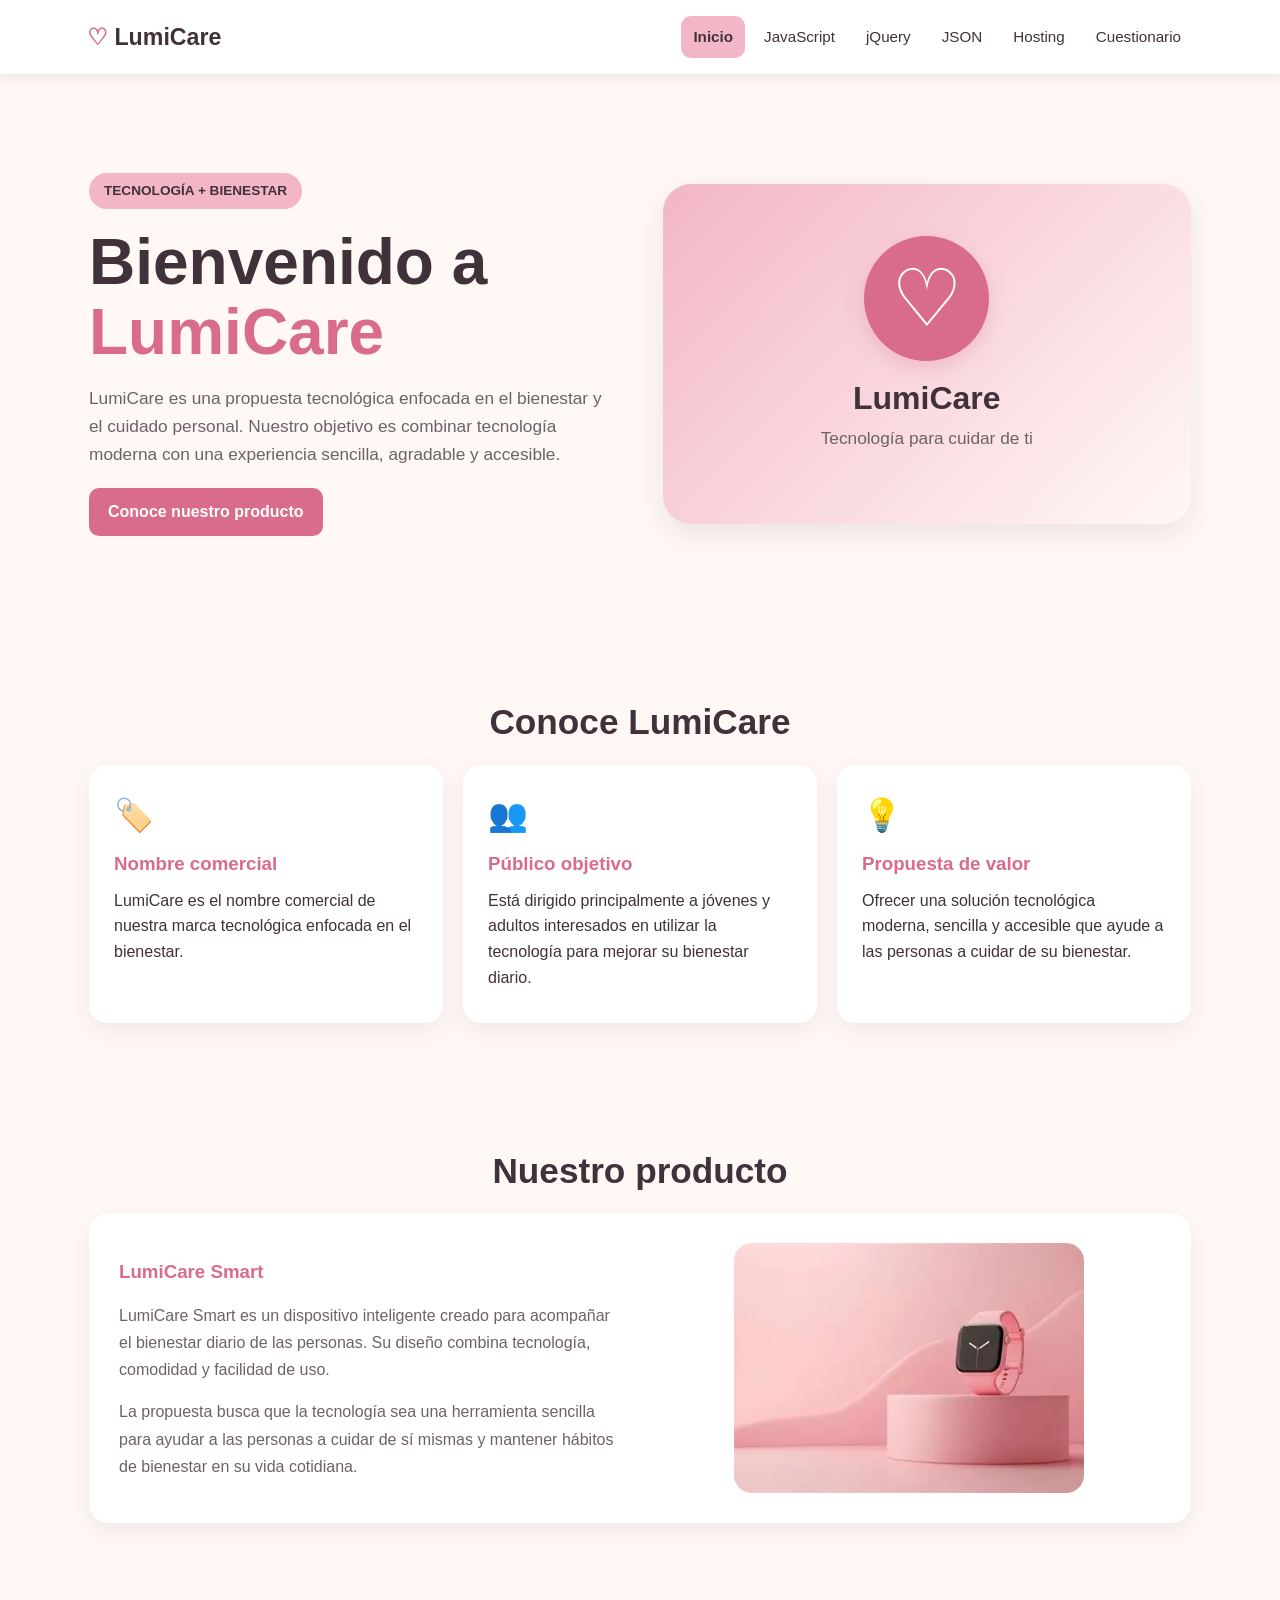
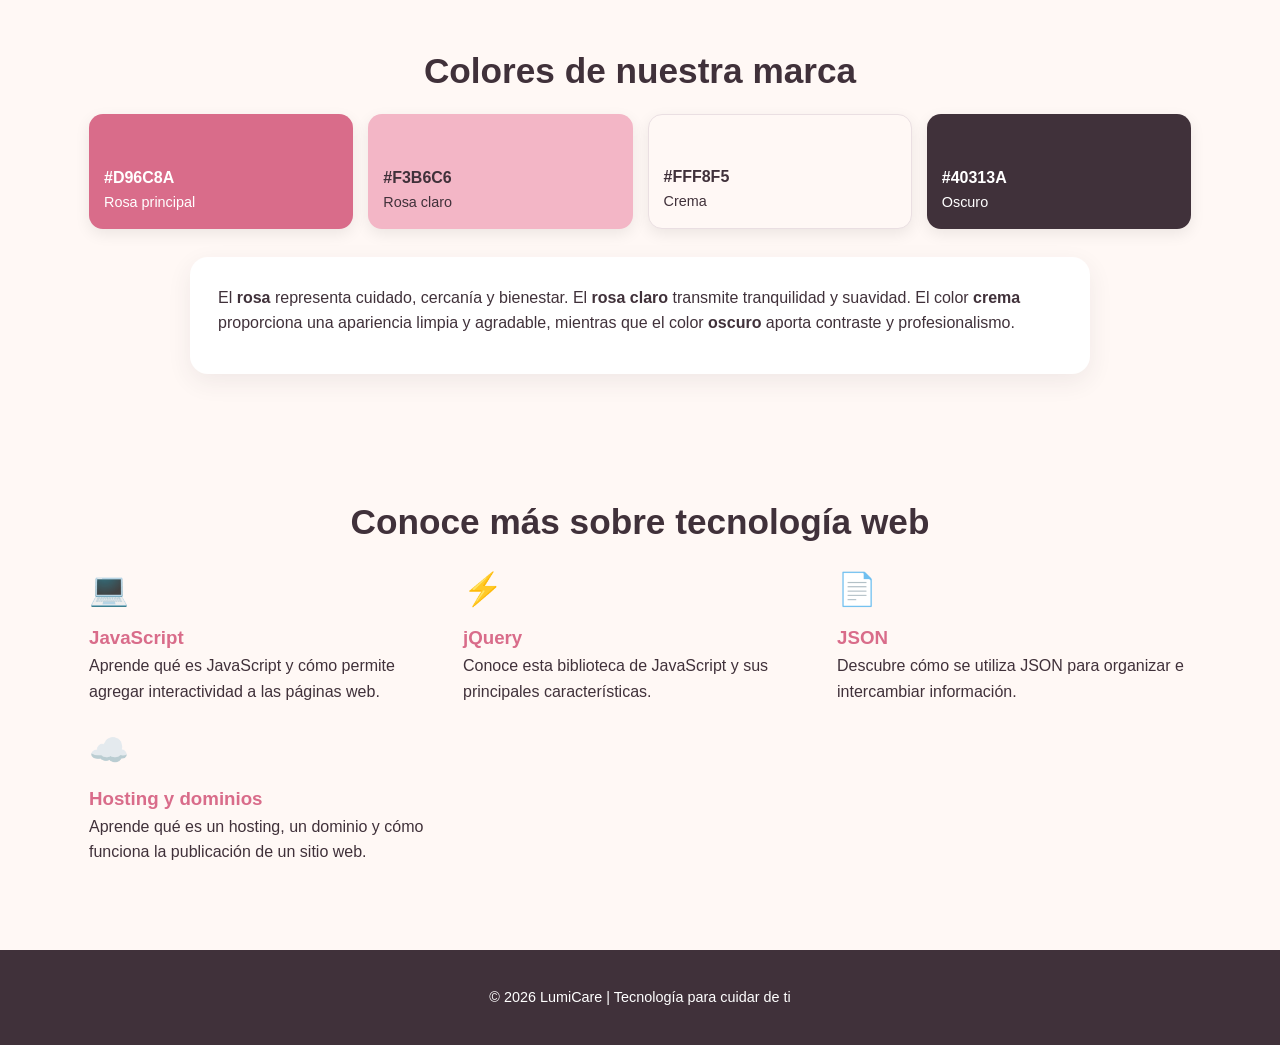
<file: index.html>
<!DOCTYPE html>
<html lang="es">
<head>
    <meta charset="UTF-8">
    <meta name="viewport" content="width=device-width, initial-scale=1.0">
    <title>LumiCare | Inicio</title>

    <link rel="stylesheet" href="./estilos.css">
</head>

<body>

    <!-- MENÚ DE NAVEGACIÓN -->
    <header>
        <nav class="navbar">
            <a class="brand" href="index.html">
                <span>♡</span> LumiCare
            </a>

            <div class="nav-links">
                <a class="active" href="index.html">Inicio</a>
                <a href="javascript.html">JavaScript</a>
                <a href="jquery.html">jQuery</a>
                <a href="json.html">JSON</a>
                <a href="hosting.html">Hosting</a>
                <a href="cuestionario.html">Cuestionario</a>
            </div>
        </nav>
    </header>


    <!-- PRESENTACIÓN -->
    <main>

        <section class="hero">

            <div class="hero-text">

                <span class="badge">TECNOLOGÍA + BIENESTAR</span>

                <h1>Bienvenido a <span>LumiCare</span></h1>

                <p>
                    LumiCare es una propuesta tecnológica enfocada en el
                    bienestar y el cuidado personal. Nuestro objetivo es
                    combinar tecnología moderna con una experiencia sencilla,
                    agradable y accesible.
                </p>

                <a href="#producto" class="btn">
                    Conoce nuestro producto
                </a>

            </div>


            <div class="logo-box">

                <div class="logo">
                    ♡
                </div>

                <h2>LumiCare</h2>

                <p>
                    Tecnología para cuidar de ti
                </p>

            </div>

        </section>



        <!-- INFORMACIÓN DE LA MARCA -->

        <section class="section">

            <h2>Conoce LumiCare</h2>

            <div class="cards">

                <div class="card">

                    <div class="icon">🏷️</div>

                    <h3>Nombre comercial</h3>

                    <p>
                        LumiCare es el nombre comercial de nuestra marca
                        tecnológica enfocada en el bienestar.
                    </p>

                </div>


                <div class="card">

                    <div class="icon">👥</div>

                    <h3>Público objetivo</h3>

                    <p>
                        Está dirigido principalmente a jóvenes y adultos
                        interesados en utilizar la tecnología para mejorar
                        su bienestar diario.
                    </p>

                </div>


                <div class="card">

                    <div class="icon">💡</div>

                    <h3>Propuesta de valor</h3>

                    <p>
                        Ofrecer una solución tecnológica moderna, sencilla
                        y accesible que ayude a las personas a cuidar de
                        su bienestar.
                    </p>

                </div>

            </div>

        </section>



        <!-- NUESTRO PRODUCTO -->
        <!-- SOLO SE AGREGÓ ESTA SECCIÓN -->

        <section class="section" id="producto">

            <h2>Nuestro producto</h2>

            <div style="
                display: grid;
                grid-template-columns: 1fr 1fr;
                gap: 35px;
                align-items: center;
                background: #FFFFFF;
                padding: 30px;
                border-radius: 20px;
                box-shadow: 0 8px 25px rgba(64, 49, 58, 0.08);
            ">

                <!-- INFORMACIÓN A LA IZQUIERDA -->

                <div>

                    <h3 style="
                        color: #D96C8A;
                        margin-bottom: 15px;
                    ">
                        LumiCare Smart
                    </h3>

                    <p style="
                        color: #6D6268;
                        line-height: 1.7;
                        margin-bottom: 15px;
                    ">
                        LumiCare Smart es un dispositivo inteligente creado
                        para acompañar el bienestar diario de las personas.
                        Su diseño combina tecnología, comodidad y facilidad
                        de uso.
                    </p>

                    <p style="
                        color: #6D6268;
                        line-height: 1.7;
                    ">
                        La propuesta busca que la tecnología sea una
                        herramienta sencilla para ayudar a las personas
                        a cuidar de sí mismas y mantener hábitos de
                        bienestar en su vida cotidiana.
                    </p>

                </div>


                <!-- IMAGEN A LA DERECHA -->

                <div style="
                    display: flex;
                    justify-content: center;
                    align-items: center;
                ">

                    <img
                        src="imagenes/producto.webp"
                        alt="Producto LumiCare Smart"
                        style="
                            width: 100%;
                            max-width: 350px;
                            height: 250px;
                            object-fit: cover;
                            border-radius: 18px;
                            display: block;
                        "
                    >

                </div>

            </div>

        </section>



        <!-- COLORES DE LA MARCA -->

        <section class="section">

            <h2>Colores de nuestra marca</h2>

            <div class="colors">

                <div class="color rosa">
                    <strong>#D96C8A</strong>
                    <span>Rosa principal</span>
                </div>

                <div class="color rosa-claro">
                    <strong>#F3B6C6</strong>
                    <span>Rosa claro</span>
                </div>

                <div class="color crema">
                    <strong>#FFF8F5</strong>
                    <span>Crema</span>
                </div>

                <div class="color oscuro">
                    <strong>#40313A</strong>
                    <span>Oscuro</span>
                </div>

            </div>

            <div class="information">

                <p>
                    El <strong>rosa</strong> representa cuidado, cercanía
                    y bienestar. El <strong>rosa claro</strong> transmite
                    tranquilidad y suavidad. El color <strong>crema</strong>
                    proporciona una apariencia limpia y agradable,
                    mientras que el color <strong>oscuro</strong> aporta
                    contraste y profesionalismo.
                </p>

            </div>

        </section>



        <!-- PÁGINAS DE INFORMACIÓN -->

        <section class="section">

            <h2>Conoce más sobre tecnología web</h2>

            <div class="cards">

                <a href="javascript.html" class="link-card">

                    <div class="icon">💻</div>

                    <h3>JavaScript</h3>

                    <p>
                        Aprende qué es JavaScript y cómo permite agregar
                        interactividad a las páginas web.
                    </p>

                </a>


                <a href="jquery.html" class="link-card">

                    <div class="icon">⚡</div>

                    <h3>jQuery</h3>

                    <p>
                        Conoce esta biblioteca de JavaScript y sus
                        principales características.
                    </p>

                </a>


                <a href="json.html" class="link-card">

                    <div class="icon">📄</div>

                    <h3>JSON</h3>

                    <p>
                        Descubre cómo se utiliza JSON para organizar
                        e intercambiar información.
                    </p>

                </a>


                <a href="hosting.html" class="link-card">

                    <div class="icon">☁️</div>

                    <h3>Hosting y dominios</h3>

                    <p>
                        Aprende qué es un hosting, un dominio y cómo
                        funciona la publicación de un sitio web.
                    </p>

                </a>

            </div>

        </section>

    </main>



    <!-- PIE DE PÁGINA -->

    <footer>

        <p>
            © 2026 LumiCare | Tecnología para cuidar de ti
        </p>

    </footer>


</body>
</html>
</file>
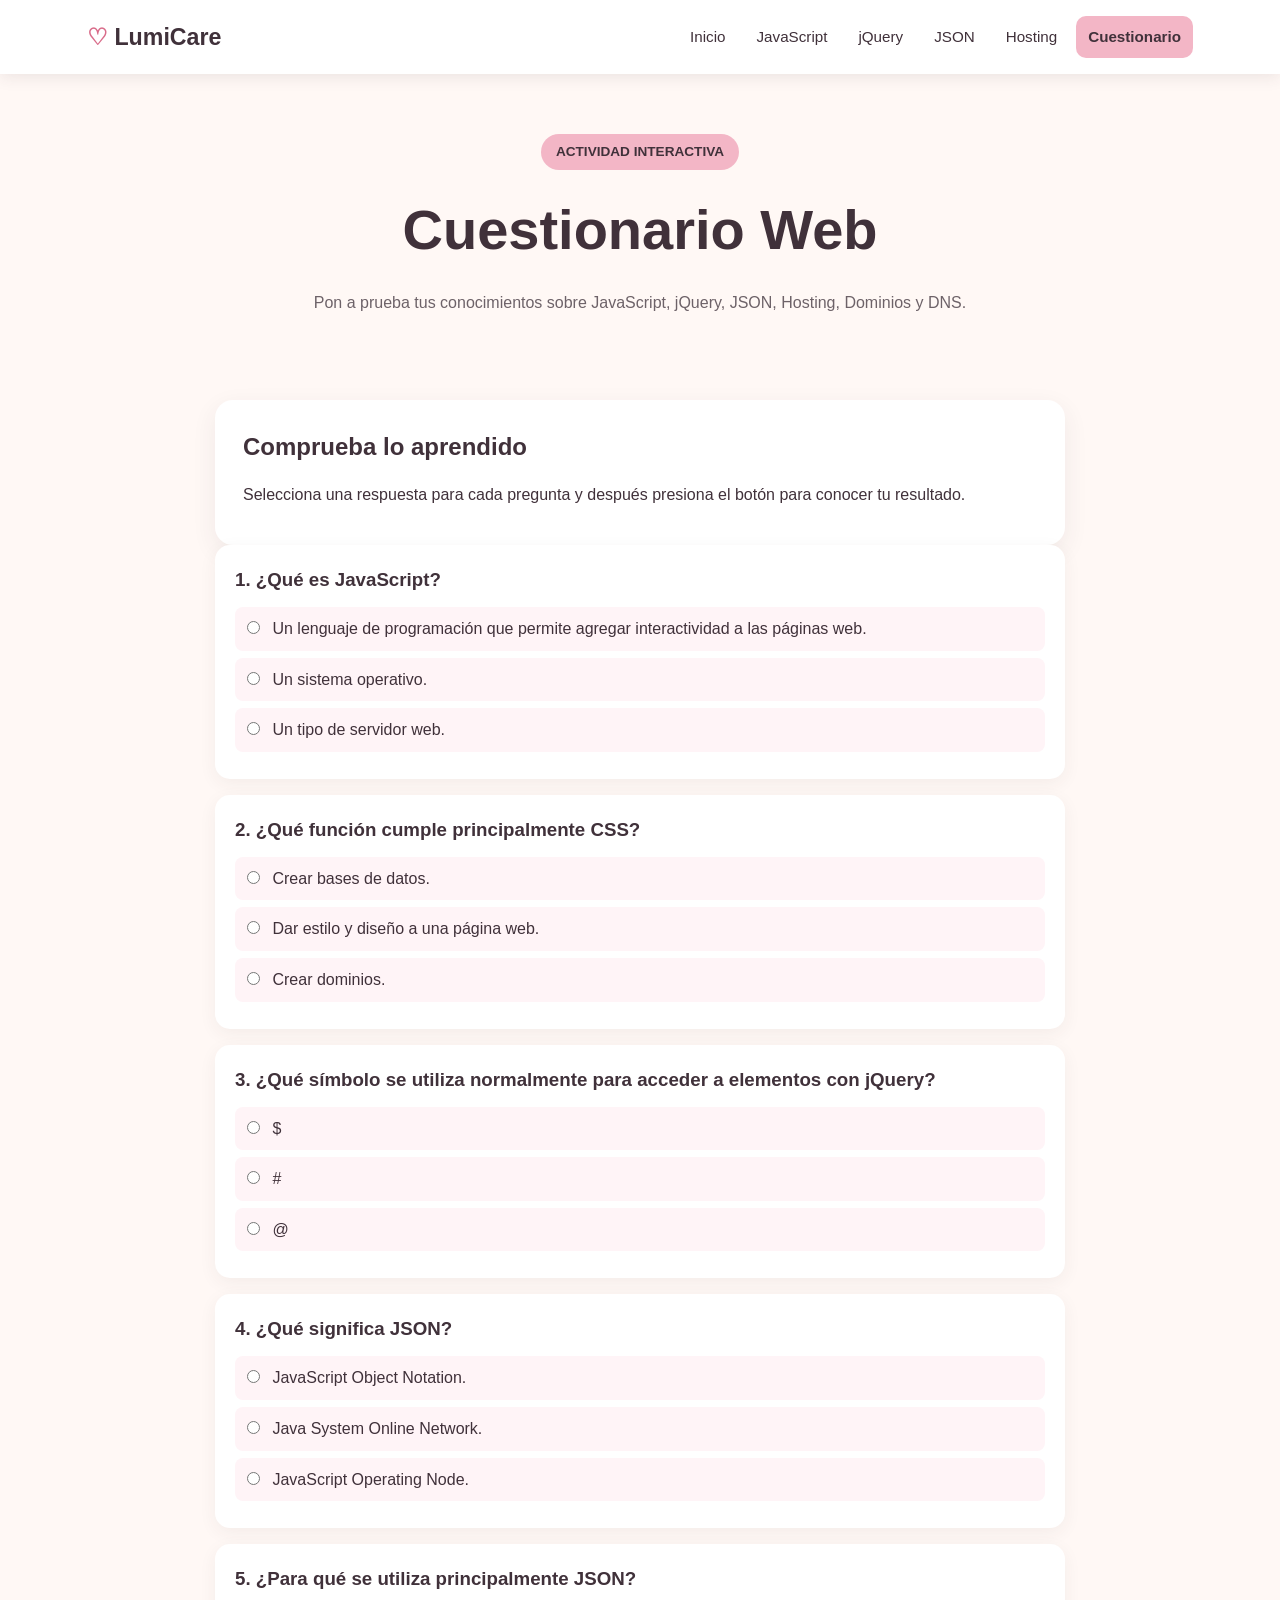
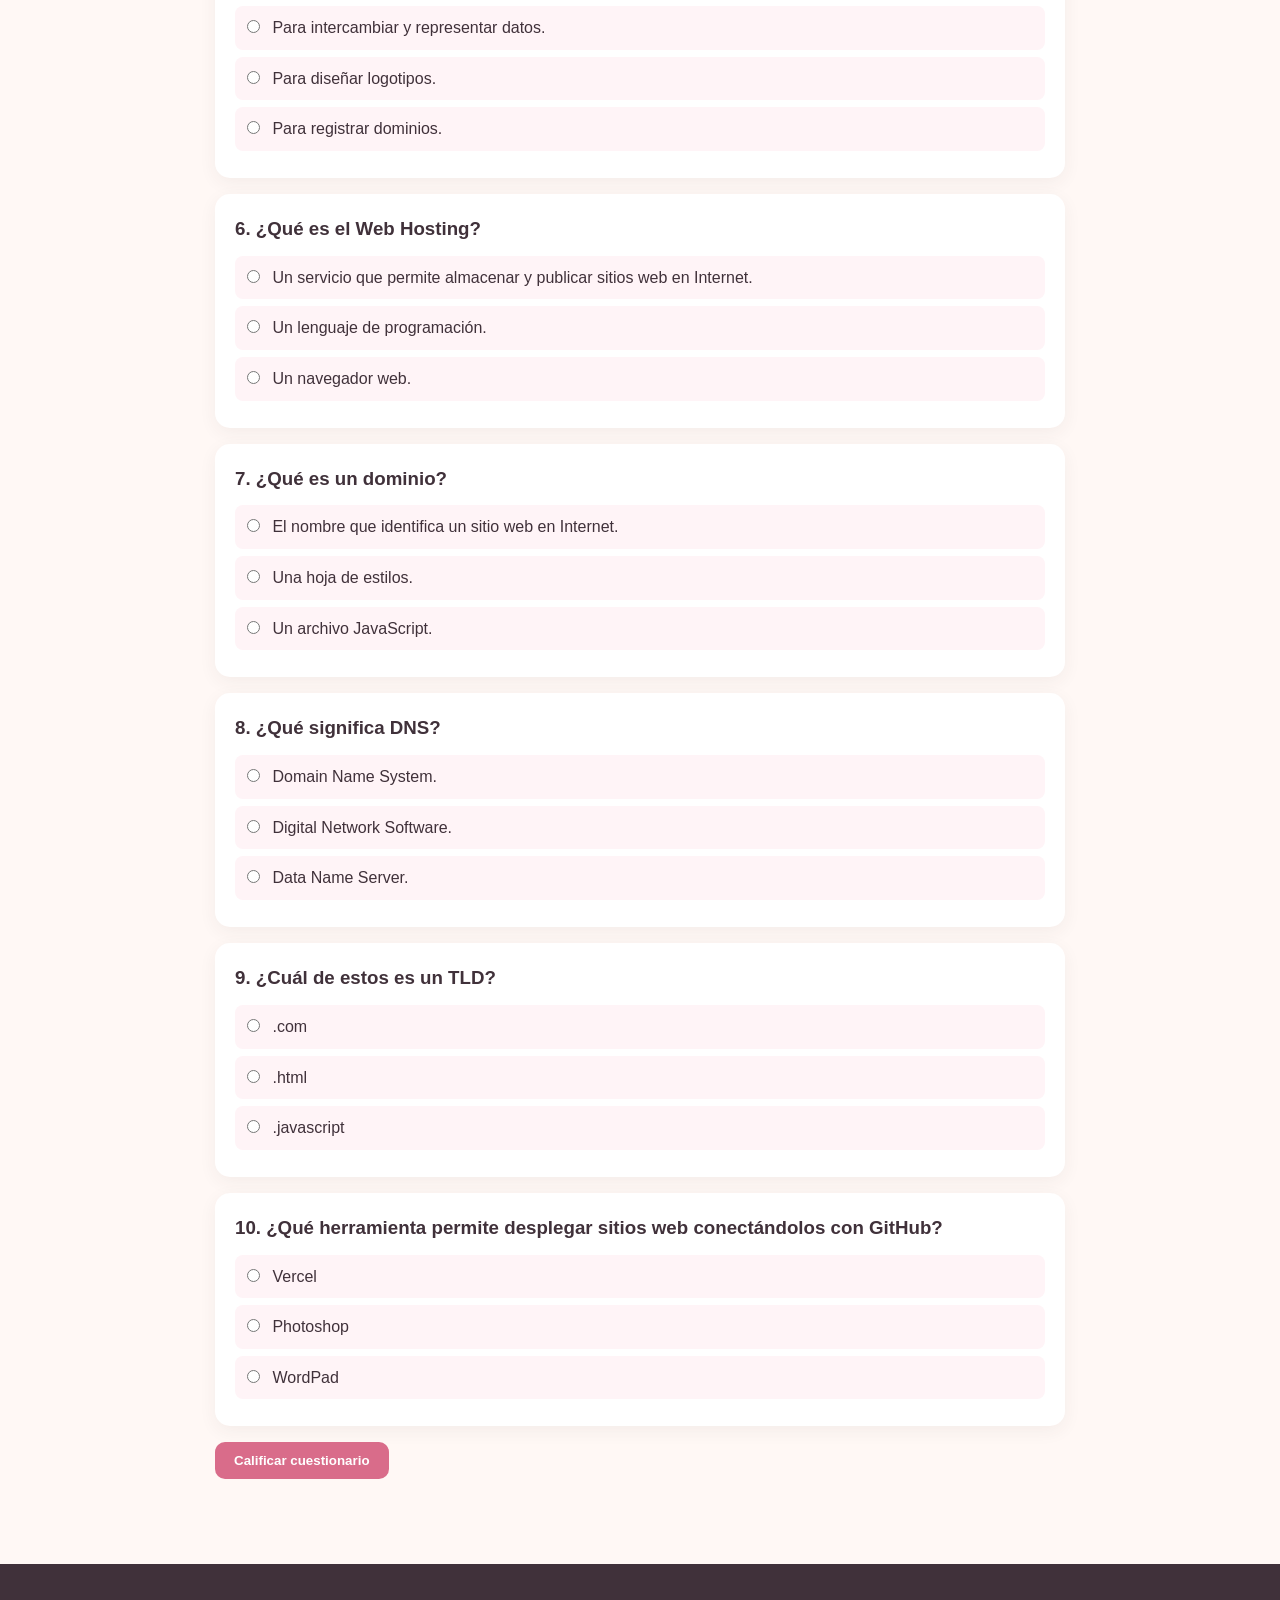
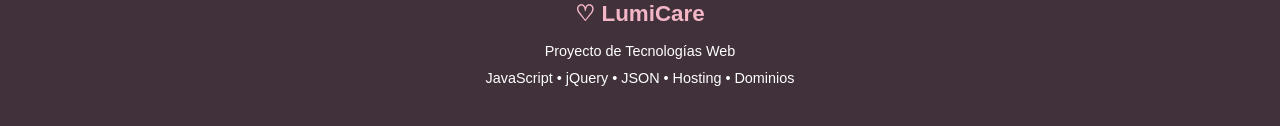
<file: cuestionario.html>
<!DOCTYPE html>
<html lang="es">

<head>
    <meta charset="UTF-8">
    <meta name="viewport" content="width=device-width, initial-scale=1.0">

    <title>Cuestionario Web | LumiCare</title>

    <!-- IMPORTANTE: esta ruta debe ser exactamente así -->
    <link rel="stylesheet" href="./estilos.css">
</head>

<body>

    <!-- =================================================
         NAVEGADOR
         ================================================= -->

    <header>
        <nav class="navbar">

            <a class="brand" href="index.html">
                <span>♡</span> LumiCare
            </a>

            <div class="nav-links">

                <a href="index.html">Inicio</a>

                <a href="javascript.html">JavaScript</a>

                <a href="jquery.html">jQuery</a>

                <a href="json.html">JSON</a>

                <a href="hosting.html">Hosting</a>

                <a class="active" href="cuestionario.html">
                    Cuestionario
                </a>

            </div>

        </nav>
    </header>


    <!-- =================================================
         CONTENIDO PRINCIPAL
         ================================================= -->

    <main>

        <section class="page-title">

            <span class="badge">
                ACTIVIDAD INTERACTIVA
            </span>

            <h1>Cuestionario Web</h1>

            <p>
                Pon a prueba tus conocimientos sobre JavaScript,
                jQuery, JSON, Hosting, Dominios y DNS.
            </p>

        </section>


        <!-- =================================================
             CUESTIONARIO
             ================================================= -->

        <section class="section">

            <div class="quiz-card">

                <div class="information">

                    <h2>Comprueba lo aprendido</h2>

                    <p>
                        Selecciona una respuesta para cada pregunta
                        y después presiona el botón para conocer tu
                        resultado.
                    </p>

                </div>


                <form id="quizForm">


                    <!-- PREGUNTA 1 -->

                    <div class="question">

                        <h3>
                            1. ¿Qué es JavaScript?
                        </h3>

                        <label>
                            <input
                                type="radio"
                                name="q1"
                                value="correcta"
                            >
                            Un lenguaje de programación que permite
                            agregar interactividad a las páginas web.
                        </label>

                        <label>
                            <input
                                type="radio"
                                name="q1"
                                value="incorrecta"
                            >
                            Un sistema operativo.
                        </label>

                        <label>
                            <input
                                type="radio"
                                name="q1"
                                value="incorrecta"
                            >
                            Un tipo de servidor web.
                        </label>

                    </div>


                    <!-- PREGUNTA 2 -->

                    <div class="question">

                        <h3>
                            2. ¿Qué función cumple principalmente CSS?
                        </h3>

                        <label>
                            <input
                                type="radio"
                                name="q2"
                                value="incorrecta"
                            >
                            Crear bases de datos.
                        </label>

                        <label>
                            <input
                                type="radio"
                                name="q2"
                                value="correcta"
                            >
                            Dar estilo y diseño a una página web.
                        </label>

                        <label>
                            <input
                                type="radio"
                                name="q2"
                                value="incorrecta"
                            >
                            Crear dominios.
                        </label>

                    </div>


                    <!-- PREGUNTA 3 -->

                    <div class="question">

                        <h3>
                            3. ¿Qué símbolo se utiliza normalmente
                            para acceder a elementos con jQuery?
                        </h3>

                        <label>
                            <input
                                type="radio"
                                name="q3"
                                value="correcta"
                            >
                            $
                        </label>

                        <label>
                            <input
                                type="radio"
                                name="q3"
                                value="incorrecta"
                            >
                            #
                        </label>

                        <label>
                            <input
                                type="radio"
                                name="q3"
                                value="incorrecta"
                            >
                            @
                        </label>

                    </div>


                    <!-- PREGUNTA 4 -->

                    <div class="question">

                        <h3>
                            4. ¿Qué significa JSON?
                        </h3>

                        <label>
                            <input
                                type="radio"
                                name="q4"
                                value="correcta"
                            >
                            JavaScript Object Notation.
                        </label>

                        <label>
                            <input
                                type="radio"
                                name="q4"
                                value="incorrecta"
                            >
                            Java System Online Network.
                        </label>

                        <label>
                            <input
                                type="radio"
                                name="q4"
                                value="incorrecta"
                            >
                            JavaScript Operating Node.
                        </label>

                    </div>


                    <!-- PREGUNTA 5 -->

                    <div class="question">

                        <h3>
                            5. ¿Para qué se utiliza principalmente JSON?
                        </h3>

                        <label>
                            <input
                                type="radio"
                                name="q5"
                                value="correcta"
                            >
                            Para intercambiar y representar datos.
                        </label>

                        <label>
                            <input
                                type="radio"
                                name="q5"
                                value="incorrecta"
                            >
                            Para diseñar logotipos.
                        </label>

                        <label>
                            <input
                                type="radio"
                                name="q5"
                                value="incorrecta"
                            >
                            Para registrar dominios.
                        </label>

                    </div>


                    <!-- PREGUNTA 6 -->

                    <div class="question">

                        <h3>
                            6. ¿Qué es el Web Hosting?
                        </h3>

                        <label>
                            <input
                                type="radio"
                                name="q6"
                                value="correcta"
                            >
                            Un servicio que permite almacenar
                            y publicar sitios web en Internet.
                        </label>

                        <label>
                            <input
                                type="radio"
                                name="q6"
                                value="incorrecta"
                            >
                            Un lenguaje de programación.
                        </label>

                        <label>
                            <input
                                type="radio"
                                name="q6"
                                value="incorrecta"
                            >
                            Un navegador web.
                        </label>

                    </div>


                    <!-- PREGUNTA 7 -->

                    <div class="question">

                        <h3>
                            7. ¿Qué es un dominio?
                        </h3>

                        <label>
                            <input
                                type="radio"
                                name="q7"
                                value="correcta"
                            >
                            El nombre que identifica un sitio web
                            en Internet.
                        </label>

                        <label>
                            <input
                                type="radio"
                                name="q7"
                                value="incorrecta"
                            >
                            Una hoja de estilos.
                        </label>

                        <label>
                            <input
                                type="radio"
                                name="q7"
                                value="incorrecta"
                            >
                            Un archivo JavaScript.
                        </label>

                    </div>


                    <!-- PREGUNTA 8 -->

                    <div class="question">

                        <h3>
                            8. ¿Qué significa DNS?
                        </h3>

                        <label>
                            <input
                                type="radio"
                                name="q8"
                                value="correcta"
                            >
                            Domain Name System.
                        </label>

                        <label>
                            <input
                                type="radio"
                                name="q8"
                                value="incorrecta"
                            >
                            Digital Network Software.
                        </label>

                        <label>
                            <input
                                type="radio"
                                name="q8"
                                value="incorrecta"
                            >
                            Data Name Server.
                        </label>

                    </div>


                    <!-- PREGUNTA 9 -->

                    <div class="question">

                        <h3>
                            9. ¿Cuál de estos es un TLD?
                        </h3>

                        <label>
                            <input
                                type="radio"
                                name="q9"
                                value="correcta"
                            >
                            .com
                        </label>

                        <label>
                            <input
                                type="radio"
                                name="q9"
                                value="incorrecta"
                            >
                            .html
                        </label>

                        <label>
                            <input
                                type="radio"
                                name="q9"
                                value="incorrecta"
                            >
                            .javascript
                        </label>

                    </div>


                    <!-- PREGUNTA 10 -->

                    <div class="question">

                        <h3>
                            10. ¿Qué herramienta permite desplegar
                            sitios web conectándolos con GitHub?
                        </h3>

                        <label>
                            <input
                                type="radio"
                                name="q10"
                                value="correcta"
                            >
                            Vercel
                        </label>

                        <label>
                            <input
                                type="radio"
                                name="q10"
                                value="incorrecta"
                            >
                            Photoshop
                        </label>

                        <label>
                            <input
                                type="radio"
                                name="q10"
                                value="incorrecta"
                            >
                            WordPad
                        </label>

                    </div>


                    <!-- BOTÓN -->

                    <button
                        type="button"
                        class="btn"
                        onclick="calificarQuiz()"
                    >
                        Calificar cuestionario
                    </button>


                    <!-- RESULTADO -->

                    <div
                        id="resultado"
                        class="resultado"
                        style="display: none;"
                    ></div>

                </form>

            </div>

        </section>

    </main>


    <!-- =================================================
         PIE DE PÁGINA
         ================================================= -->

    <footer>

        <h3>♡ LumiCare</h3>

        <p>
            Proyecto de Tecnologías Web
        </p>

        <p>
            JavaScript • jQuery • JSON • Hosting • Dominios
        </p>

    </footer>


    <!-- =================================================
         JAVASCRIPT DEL CUESTIONARIO
         ================================================= -->

    <script>

        function calificarQuiz() {

            const respuestas = document.querySelectorAll(
                'input[type="radio"]:checked'
            );

            const totalPreguntas = 10;

            if (respuestas.length < totalPreguntas) {

                const resultado = document.getElementById("resultado");

                resultado.style.display = "block";

                resultado.innerHTML =
                    "⚠️ Responde todas las preguntas antes de calificar.";

                return;
            }


            let puntos = 0;


            respuestas.forEach(function(respuesta) {

                if (respuesta.value === "correcta") {

                    puntos++;

                }

            });


            const resultado =
                document.getElementById("resultado");

            resultado.style.display = "block";


            if (puntos >= 9) {

                resultado.innerHTML =
                    "🎉 Excelente trabajo. Obtuviste " +
                    puntos +
                    " de 10.";

            } else if (puntos >= 7) {

                resultado.innerHTML =
                    "👏 Muy bien. Obtuviste " +
                    puntos +
                    " de 10.";

            } else if (puntos >= 5) {

                resultado.innerHTML =
                    "👍 Buen intento. Obtuviste " +
                    puntos +
                    " de 10. Repasa un poco más los temas.";

            } else {

                resultado.innerHTML =
                    "📚 Obtuviste " +
                    puntos +
                    " de 10. Te recomendamos revisar nuevamente las páginas de investigación.";

            }

        }

    </script>

</body>

</html>
</file>
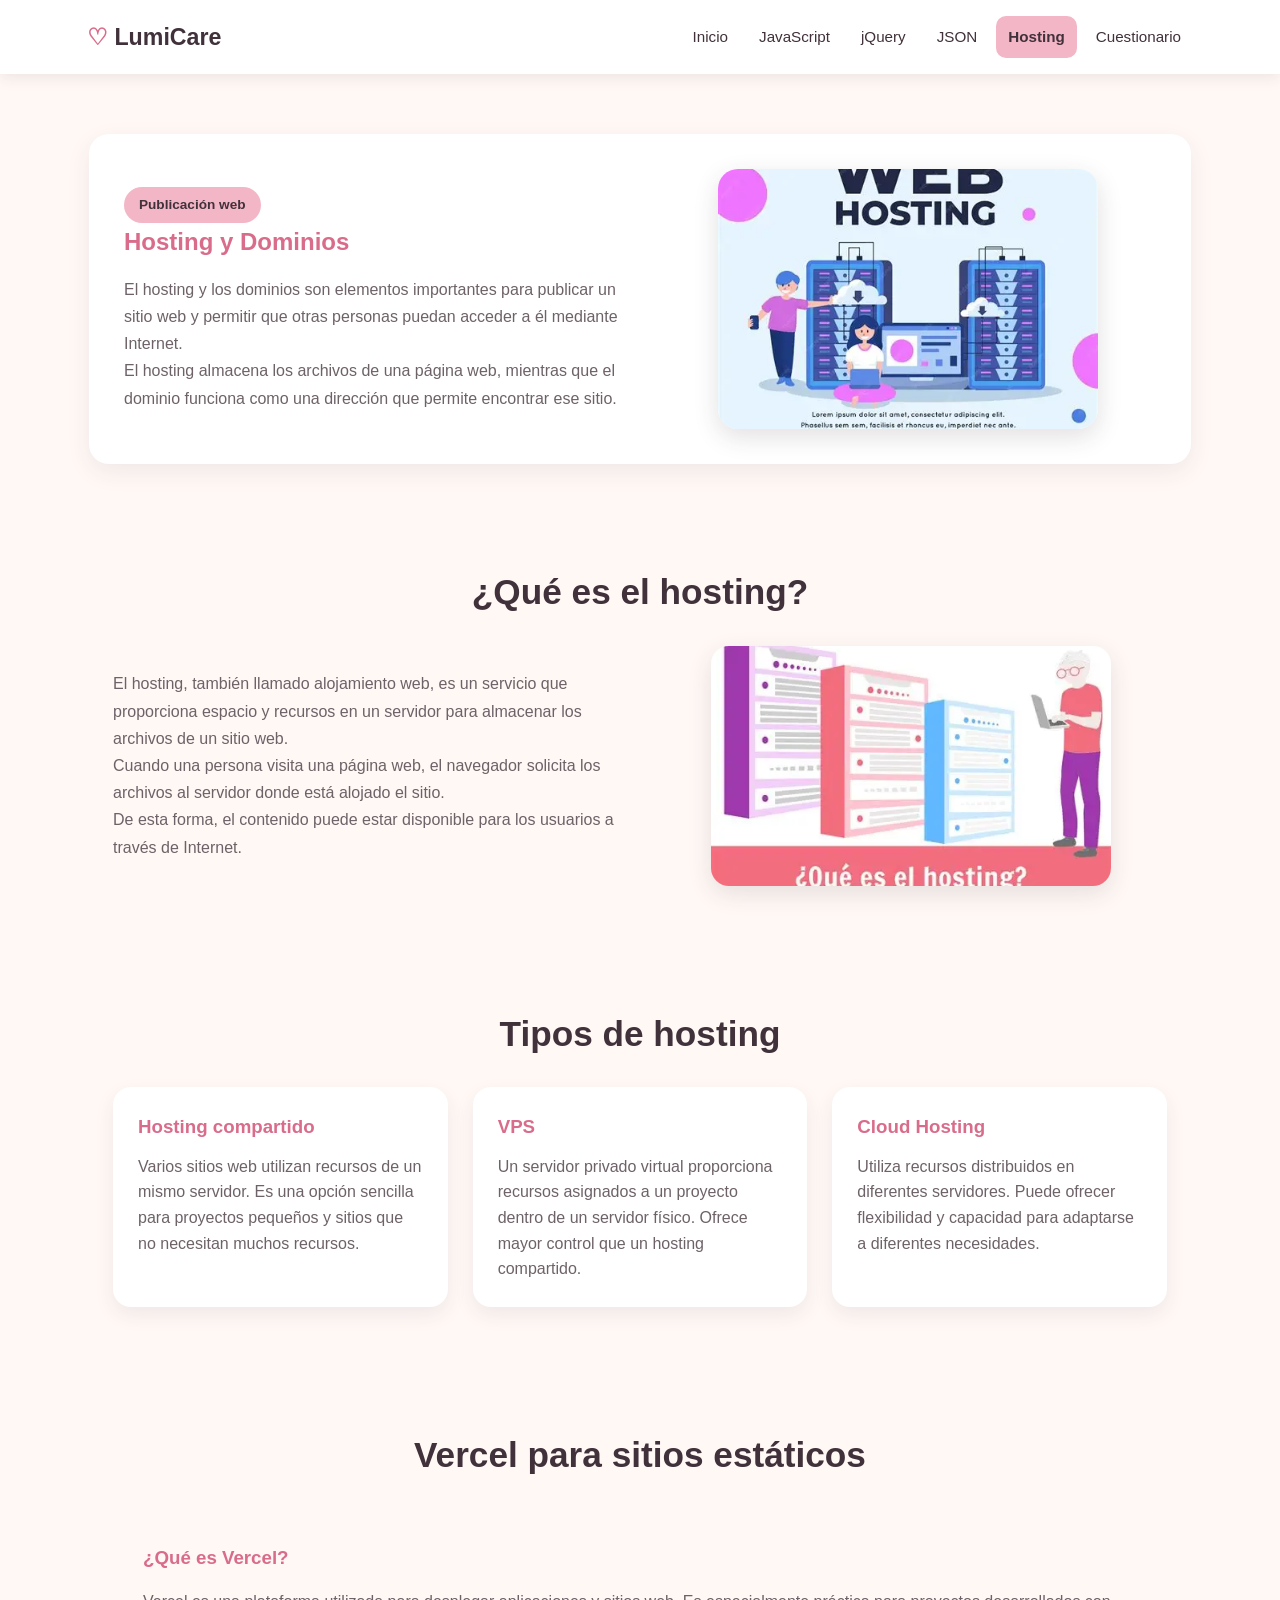
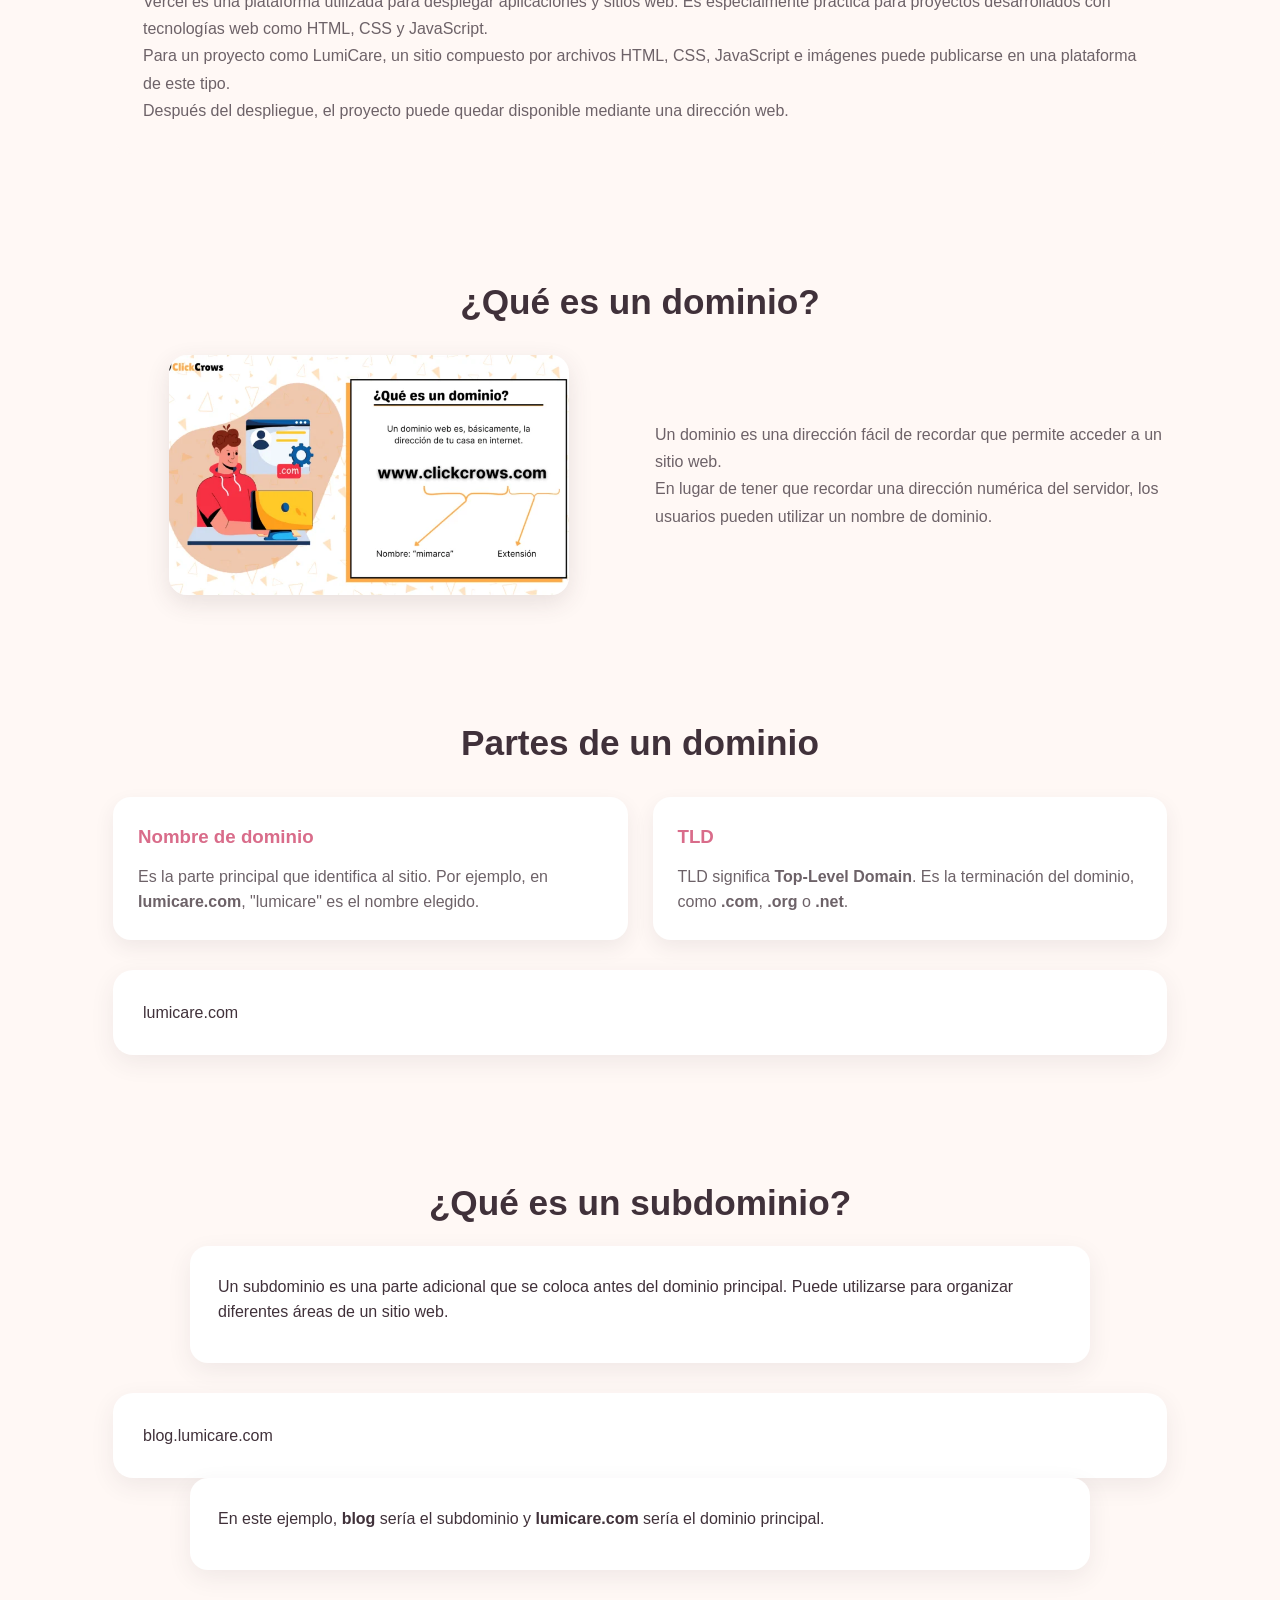
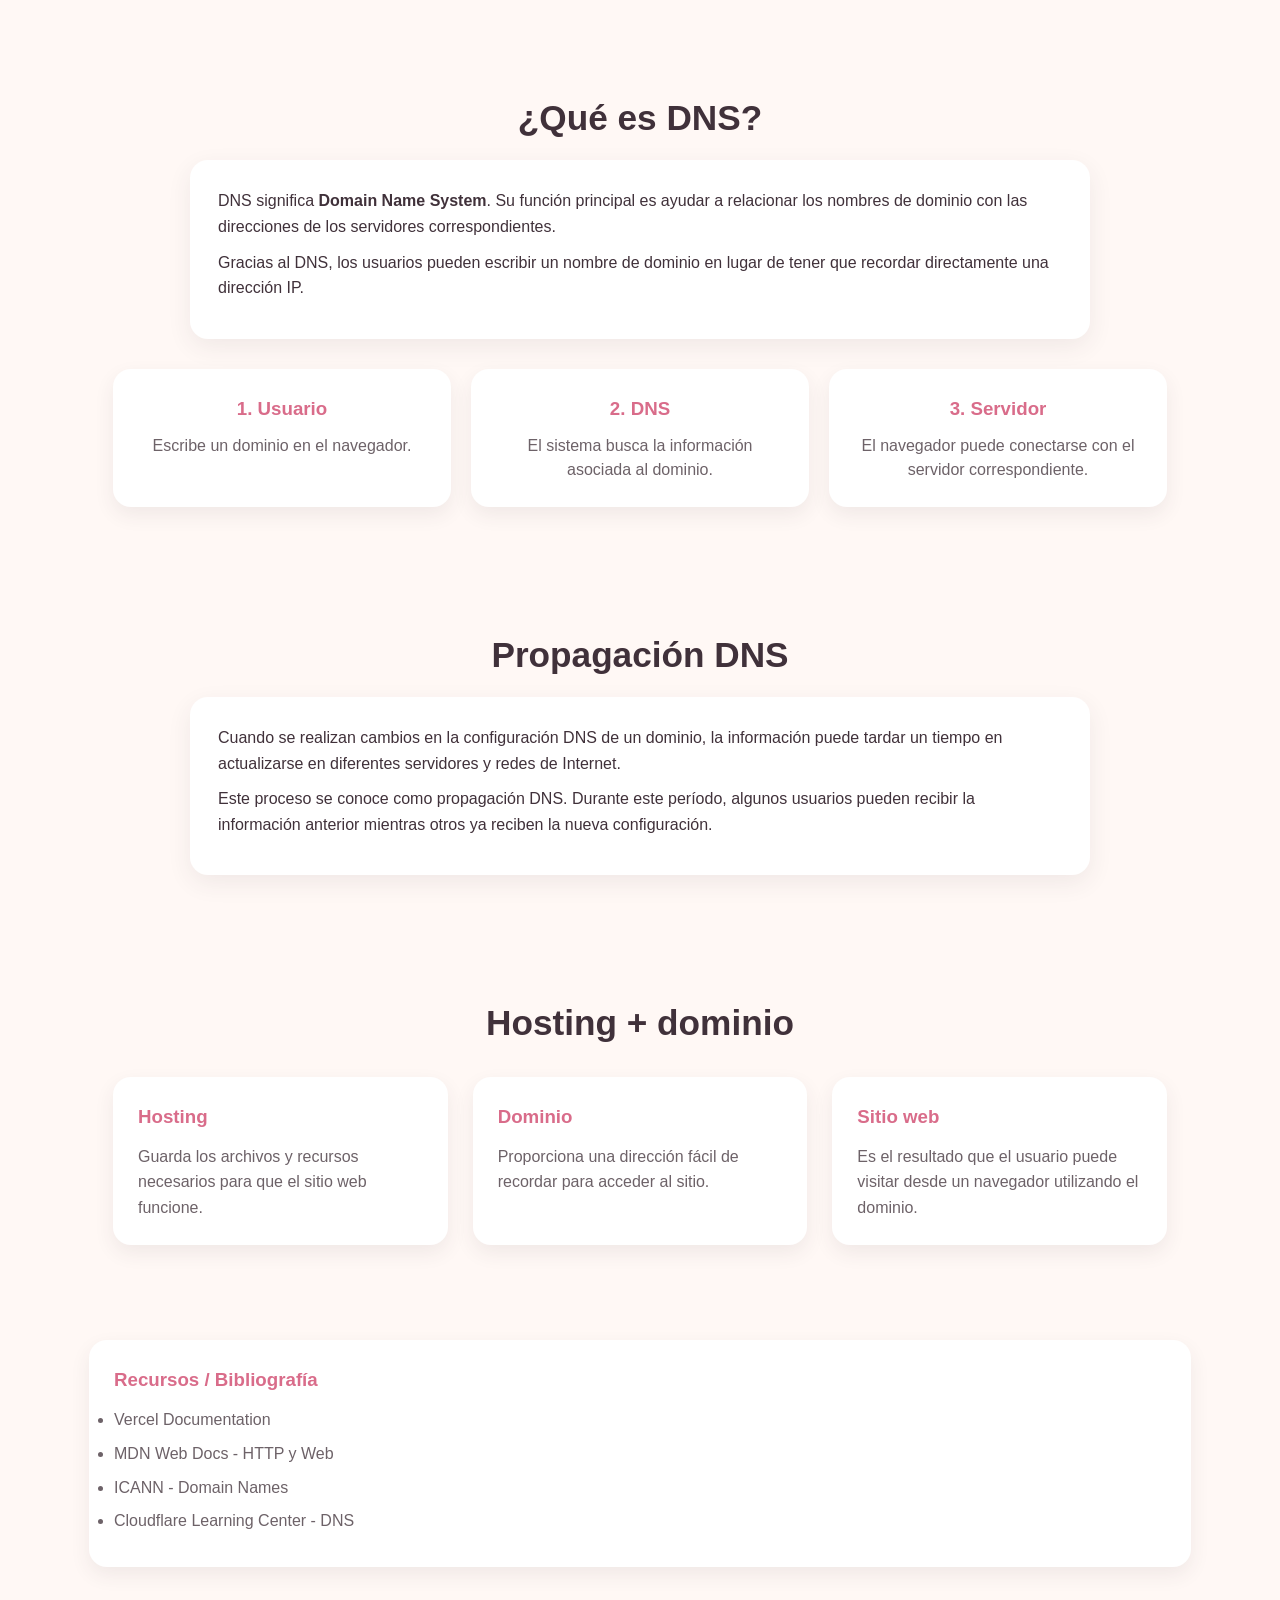
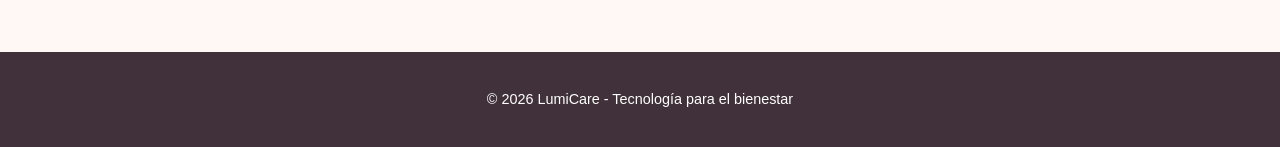
<file: hosting.html>
<!DOCTYPE html>
<html lang="es">
<head>
    <meta charset="UTF-8">
    <meta name="viewport" content="width=device-width, initial-scale=1.0">

    <title>Hosting y Dominios | LumiCare</title>

    <link rel="stylesheet" href="./estilos.css">

    <style>
        /* PRESENTACIÓN */
        .hosting-presentacion {
            display: grid;
            grid-template-columns: 1fr 1fr;
            gap: 40px;
            align-items: center;
            background: #FFFFFF;
            padding: 35px;
            border-radius: 20px;
            box-shadow: 0 8px 25px rgba(64, 49, 58, 0.08);
            margin-bottom: 40px;
        }

        .hosting-presentacion-texto h1 {
            color: #D96C8A;
            margin-bottom: 15px;
        }

        .hosting-presentacion-texto p {
            color: #6D6268;
            line-height: 1.7;
        }

        .hosting-presentacion-imagen {
            display: flex;
            justify-content: center;
            align-items: center;
        }

        .hosting-presentacion-imagen img {
            width: 100%;
            max-width: 380px;
            height: 260px;
            object-fit: cover;
            border-radius: 20px;
            display: block;
            box-shadow: 0 8px 25px rgba(64, 49, 58, 0.15);
        }

        /* SECCIONES CON IMAGEN */
        .imagen-seccion {
            display: grid;
            grid-template-columns: 1fr 1fr;
            gap: 30px;
            align-items: center;
            margin-top: 25px;
        }

        .imagen-seccion img {
            width: 100%;
            max-width: 400px;
            height: 240px;
            object-fit: cover;
            border-radius: 18px;
            display: block;
            margin: auto;
            box-shadow: 0 8px 25px rgba(64, 49, 58, 0.12);
        }

        .imagen-seccion-texto {
            color: #6D6268;
            line-height: 1.7;
        }

        /* TARJETAS */
        .hosting-cards {
            display: grid;
            grid-template-columns: repeat(3, 1fr);
            gap: 25px;
            margin-top: 25px;
        }

        .hosting-card {
            background: #FFFFFF;
            padding: 25px;
            border-radius: 18px;
            box-shadow: 0 8px 20px rgba(64, 49, 58, 0.08);
        }

        .hosting-card h3 {
            color: #D96C8A;
            margin-bottom: 12px;
        }

        .hosting-card p {
            color: #6D6268;
            line-height: 1.6;
        }

        /* VERCEL */
        .vercel-box {
            background: #FFF8F5;
            padding: 30px;
            border-radius: 20px;
            margin-top: 30px;
        }

        .vercel-box h3 {
            color: #D96C8A;
            margin-bottom: 15px;
        }

        .vercel-box p {
            color: #6D6268;
            line-height: 1.7;
        }

        /* DOMINIOS */
        .dominio-cards {
            display: grid;
            grid-template-columns: 1fr 1fr;
            gap: 25px;
            margin-top: 25px;
        }

        .dominio-card {
            background: #FFFFFF;
            padding: 25px;
            border-radius: 18px;
            box-shadow: 0 8px 20px rgba(64, 49, 58, 0.08);
        }

        .dominio-card h3 {
            color: #D96C8A;
            margin-bottom: 12px;
        }

        .dominio-card p {
            color: #6D6268;
            line-height: 1.6;
        }

        /* EJEMPLOS */
        .ejemplo-dominio {
            background: #FFFFFF;
            padding: 30px;
            border-radius: 20px;
            box-shadow: 0 8px 25px rgba(64, 49, 58, 0.08);
            margin-top: 30px;
        }

        .ejemplo-dominio h3 {
            color: #D96C8A;
            margin-bottom: 15px;
        }

        .ejemplo-dominio p {
            color: #6D6268;
            line-height: 1.7;
        }

        .dominio-ejemplo {
            background: #FFF8F5;
            padding: 20px;
            border-radius: 12px;
            text-align: center;
            font-size: 20px;
            font-weight: bold;
            color: #40313A;
            margin-top: 20px;
        }

        /* DNS */
        .dns-pasos {
            display: grid;
            grid-template-columns: repeat(3, 1fr);
            gap: 20px;
            margin-top: 30px;
        }

        .dns-card {
            background: #FFFFFF;
            padding: 25px;
            text-align: center;
            border-radius: 18px;
            box-shadow: 0 8px 20px rgba(64, 49, 58, 0.08);
        }

        .dns-card h3 {
            color: #D96C8A;
            margin-bottom: 10px;
        }

        .dns-card p {
            color: #6D6268;
            line-height: 1.5;
        }

        /* RECURSOS */
        .recursos-hosting {
            background: #FFFFFF;
            padding: 25px;
            border-radius: 18px;
            box-shadow: 0 8px 20px rgba(64, 49, 58, 0.08);
            margin-top: 35px;
        }

        .recursos-hosting h3 {
            color: #D96C8A;
            margin-bottom: 12px;
        }

        .recursos-hosting li {
            margin-bottom: 8px;
            color: #6D6268;
        }

        /* RESPONSIVE */
        @media (max-width: 800px) {

            .hosting-presentacion,
            .imagen-seccion,
            .dominio-cards {
                grid-template-columns: 1fr;
            }

            .hosting-cards,
            .dns-pasos {
                grid-template-columns: 1fr;
            }

            .hosting-presentacion-imagen img {
                max-width: 350px;
            }
        }
    </style>
</head>

<body>

    <!-- NAVEGACIÓN -->
    <header>
        <nav class="navbar">

            <a class="brand" href="index.html">
                <span>♡</span> LumiCare
            </a>

            <div class="nav-links">
                <a href="index.html">Inicio</a>
                <a href="javascript.html">JavaScript</a>
                <a href="jquery.html">jQuery</a>
                <a href="json.html">JSON</a>
                <a class="active" href="hosting.html">Hosting</a>
                <a href="cuestionario.html">Cuestionario</a>
            </div>

        </nav>
    </header>


    <!-- CONTENIDO PRINCIPAL -->
    <main class="section">

        <!-- TÍTULO + IMAGEN A LA DERECHA -->
        <section class="hosting-presentacion">

            <div class="hosting-presentacion-texto">

                <span class="badge">Publicación web</span>

                <h1>Hosting y Dominios</h1>

                <p>
                    El hosting y los dominios son elementos importantes
                    para publicar un sitio web y permitir que otras
                    personas puedan acceder a él mediante Internet.
                </p>

                <p>
                    El hosting almacena los archivos de una página web,
                    mientras que el dominio funciona como una dirección
                    que permite encontrar ese sitio.
                </p>

            </div>

            <!-- IMAGEN PRINCIPAL A LA DERECHA -->
            <div class="hosting-presentacion-imagen">

                <img
                    src="imagenes/Hosting y Dominios.webp"
                    alt="Ilustración de hosting web"
                >

            </div>

        </section>


        <!-- ¿QUÉ ES HOSTING? -->
        <section class="section">

            <h2>¿Qué es el hosting?</h2>

            <div class="imagen-seccion">

                <div class="imagen-seccion-texto">

                    <p>
                        El hosting, también llamado alojamiento web,
                        es un servicio que proporciona espacio y recursos
                        en un servidor para almacenar los archivos de
                        un sitio web.
                    </p>

                    <p>
                        Cuando una persona visita una página web,
                        el navegador solicita los archivos al servidor
                        donde está alojado el sitio.
                    </p>

                    <p>
                        De esta forma, el contenido puede estar disponible
                        para los usuarios a través de Internet.
                    </p>

                </div>

                <!-- SEGUNDA IMAGEN -->
                <div>

                    <img
                        src="imagenes/Qué es el hosting.webp"
                        alt="Servidor y alojamiento web"
                    >

                </div>

            </div>

        </section>


        <!-- TIPOS DE HOSTING -->
        <section class="section">

            <h2>Tipos de hosting</h2>

            <div class="hosting-cards">

                <div class="hosting-card">

                    <h3>Hosting compartido</h3>

                    <p>
                        Varios sitios web utilizan recursos de un mismo
                        servidor. Es una opción sencilla para proyectos
                        pequeños y sitios que no necesitan muchos recursos.
                    </p>

                </div>

                <div class="hosting-card">

                    <h3>VPS</h3>

                    <p>
                        Un servidor privado virtual proporciona recursos
                        asignados a un proyecto dentro de un servidor físico.
                        Ofrece mayor control que un hosting compartido.
                    </p>

                </div>

                <div class="hosting-card">

                    <h3>Cloud Hosting</h3>

                    <p>
                        Utiliza recursos distribuidos en diferentes
                        servidores. Puede ofrecer flexibilidad y capacidad
                        para adaptarse a diferentes necesidades.
                    </p>

                </div>

            </div>

        </section>


        <!-- VERCEL -->
        <section class="section">

            <h2>Vercel para sitios estáticos</h2>

            <div class="vercel-box">

                <h3>¿Qué es Vercel?</h3>

                <p>
                    Vercel es una plataforma utilizada para desplegar
                    aplicaciones y sitios web. Es especialmente práctica
                    para proyectos desarrollados con tecnologías web
                    como HTML, CSS y JavaScript.
                </p>

                <p>
                    Para un proyecto como LumiCare, un sitio compuesto
                    por archivos HTML, CSS, JavaScript e imágenes puede
                    publicarse en una plataforma de este tipo.
                </p>

                <p>
                    Después del despliegue, el proyecto puede quedar
                    disponible mediante una dirección web.
                </p>

            </div>

        </section>


        <!-- ¿QUÉ ES UN DOMINIO? -->
        <section class="section">

            <h2>¿Qué es un dominio?</h2>

            <div class="imagen-seccion">

                <!-- TERCERA IMAGEN -->
                <div>

                    <img
                        src="imagenes/Qué es un dominio.webp"
                        alt="Dominio y sistema DNS"
                    >

                </div>

                <div class="imagen-seccion-texto">

                    <p>
                        Un dominio es una dirección fácil de recordar
                        que permite acceder a un sitio web.
                    </p>

                    <p>
                        En lugar de tener que recordar una dirección
                        numérica del servidor, los usuarios pueden
                        utilizar un nombre de dominio.
                    </p>

                </div>

            </div>

        </section>


        <!-- PARTES DEL DOMINIO -->
        <section class="section">

            <h2>Partes de un dominio</h2>

            <div class="dominio-cards">

                <div class="dominio-card">

                    <h3>Nombre de dominio</h3>

                    <p>
                        Es la parte principal que identifica al sitio.
                        Por ejemplo, en <strong>lumicare.com</strong>,
                        "lumicare" es el nombre elegido.
                    </p>

                </div>

                <div class="dominio-card">

                    <h3>TLD</h3>

                    <p>
                        TLD significa <strong>Top-Level Domain</strong>.
                        Es la terminación del dominio, como
                        <strong>.com</strong>, <strong>.org</strong>
                        o <strong>.net</strong>.
                    </p>

                </div>

            </div>


            <div class="ejemplo-dominio">

                lumicare.com

            </div>

        </section>


        <!-- SUBDOMINIOS -->
        <section class="section">

            <h2>¿Qué es un subdominio?</h2>

            <div class="information">

                <p>
                    Un subdominio es una parte adicional que se coloca
                    antes del dominio principal. Puede utilizarse para
                    organizar diferentes áreas de un sitio web.
                </p>

            </div>

            <div class="ejemplo-dominio">

                blog.lumicare.com

            </div>

            <div class="information">

                <p>
                    En este ejemplo, <strong>blog</strong> sería el
                    subdominio y <strong>lumicare.com</strong> sería
                    el dominio principal.
                </p>

            </div>

        </section>


        <!-- DNS -->
        <section class="section">

            <h2>¿Qué es DNS?</h2>

            <div class="information">

                <p>
                    DNS significa <strong>Domain Name System</strong>.
                    Su función principal es ayudar a relacionar los
                    nombres de dominio con las direcciones de los
                    servidores correspondientes.
                </p>

                <p>
                    Gracias al DNS, los usuarios pueden escribir un
                    nombre de dominio en lugar de tener que recordar
                    directamente una dirección IP.
                </p>

            </div>

            <div class="dns-pasos">

                <div class="dns-card">

                    <h3>1. Usuario</h3>

                    <p>
                        Escribe un dominio en el navegador.
                    </p>

                </div>

                <div class="dns-card">

                    <h3>2. DNS</h3>

                    <p>
                        El sistema busca la información asociada
                        al dominio.
                    </p>

                </div>

                <div class="dns-card">

                    <h3>3. Servidor</h3>

                    <p>
                        El navegador puede conectarse con el servidor
                        correspondiente.
                    </p>

                </div>

            </div>

        </section>


        <!-- PROPAGACIÓN DNS -->
        <section class="section">

            <h2>Propagación DNS</h2>

            <div class="information">

                <p>
                    Cuando se realizan cambios en la configuración
                    DNS de un dominio, la información puede tardar
                    un tiempo en actualizarse en diferentes servidores
                    y redes de Internet.
                </p>

                <p>
                    Este proceso se conoce como propagación DNS.
                    Durante este período, algunos usuarios pueden
                    recibir la información anterior mientras otros
                    ya reciben la nueva configuración.
                </p>

            </div>

        </section>


        <!-- RELACIÓN HOSTING Y DOMINIO -->
        <section class="section">

            <h2>Hosting + dominio</h2>

            <div class="hosting-cards">

                <div class="hosting-card">

                    <h3>Hosting</h3>

                    <p>
                        Guarda los archivos y recursos necesarios
                        para que el sitio web funcione.
                    </p>

                </div>

                <div class="hosting-card">

                    <h3>Dominio</h3>

                    <p>
                        Proporciona una dirección fácil de recordar
                        para acceder al sitio.
                    </p>

                </div>

                <div class="hosting-card">

                    <h3>Sitio web</h3>

                    <p>
                        Es el resultado que el usuario puede visitar
                        desde un navegador utilizando el dominio.
                    </p>

                </div>

            </div>

        </section>


        <!-- RECURSOS -->
        <section class="recursos-hosting">

            <h3>Recursos / Bibliografía</h3>

            <ul>
                <li>Vercel Documentation</li>
                <li>MDN Web Docs - HTTP y Web</li>
                <li>ICANN - Domain Names</li>
                <li>Cloudflare Learning Center - DNS</li>
            </ul>

        </section>

    </main>


    <!-- PIE DE PÁGINA -->
    <footer>

        <p>
            © 2026 LumiCare - Tecnología para el bienestar
        </p>

    </footer>

</body>
</html>
</file>
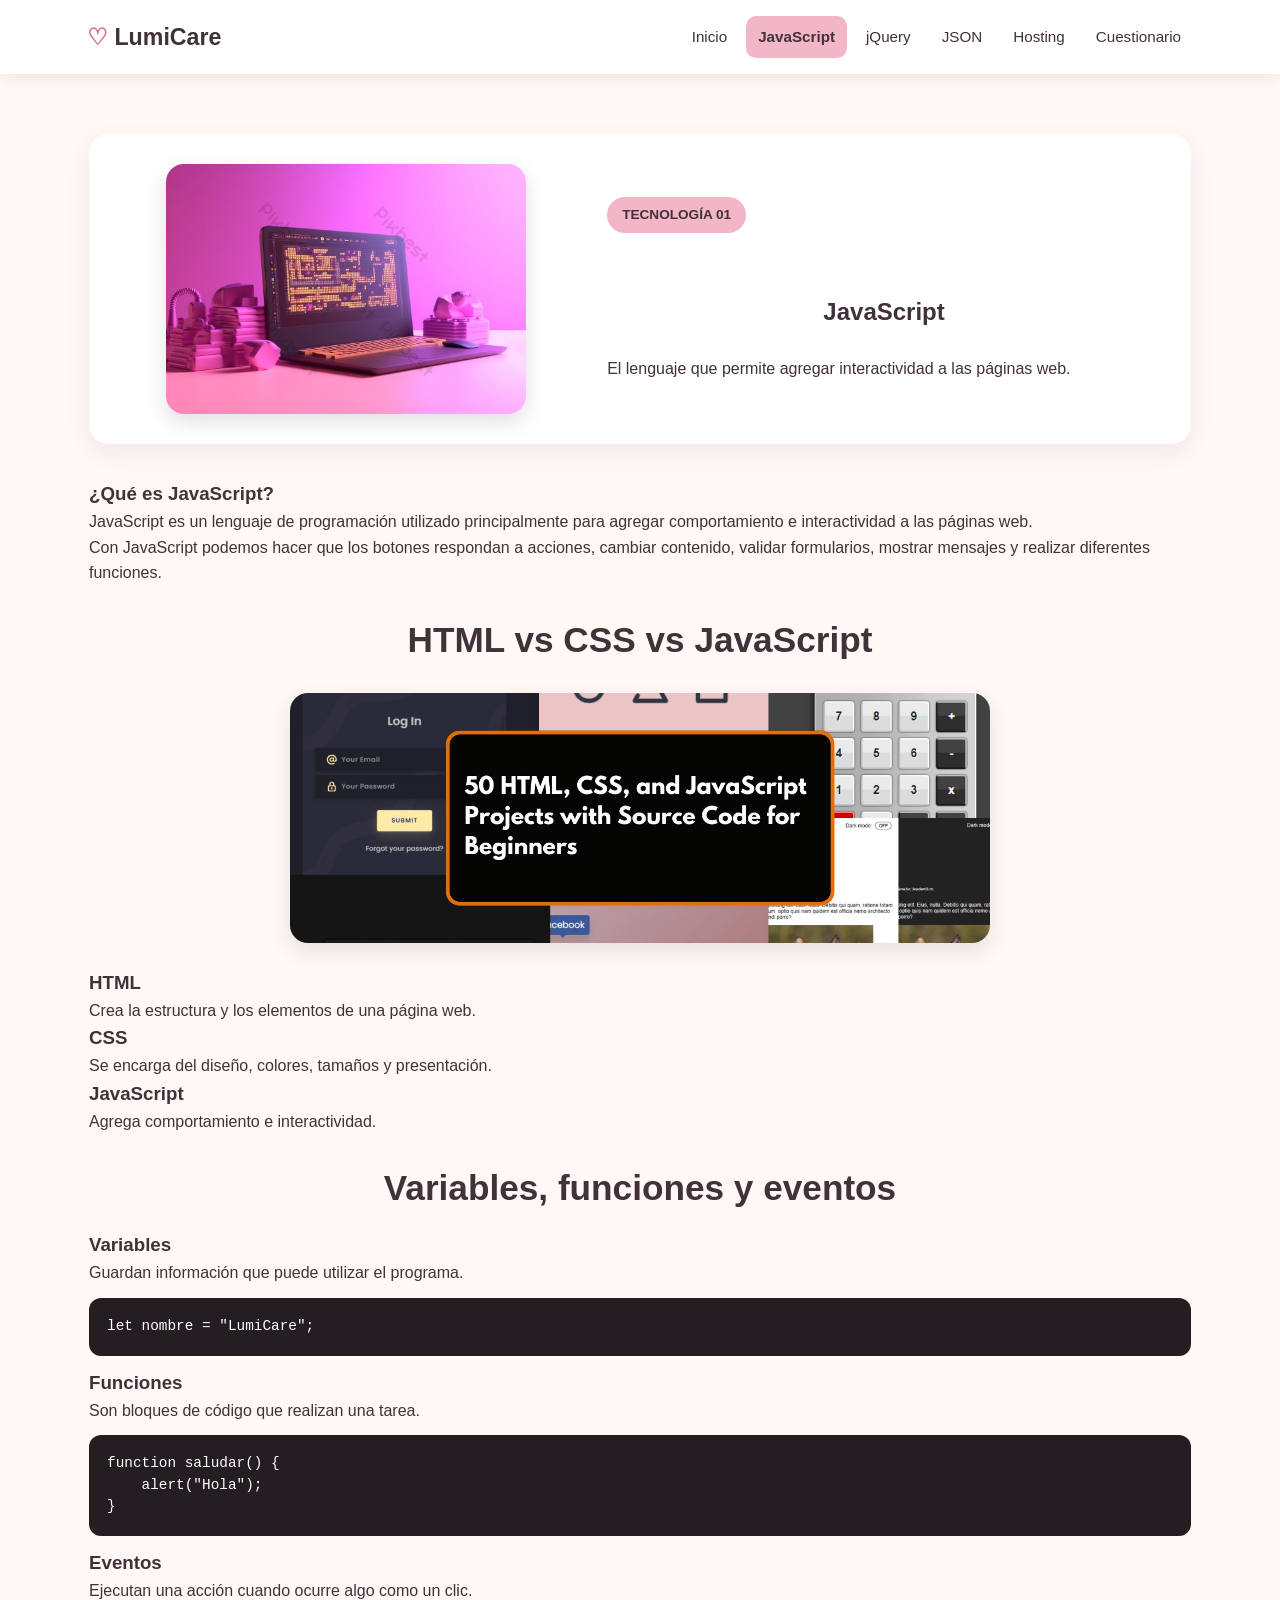
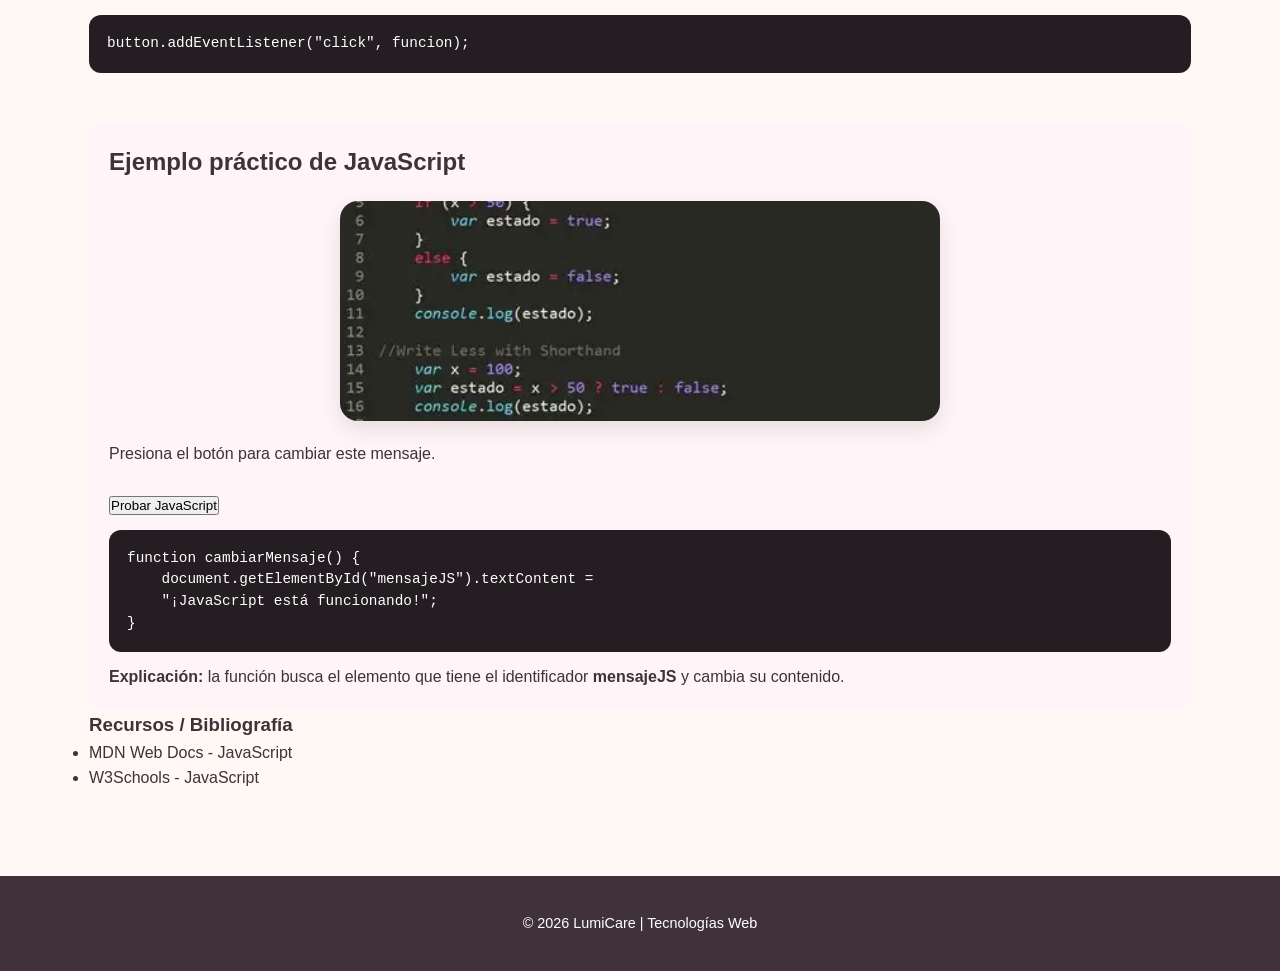
<file: javascript.html>
<!DOCTYPE html>
<html lang="es">

<head>

    <meta charset="UTF-8">
    <meta name="viewport" content="width=device-width, initial-scale=1.0">

    <title>LumiCare | JavaScript</title>

    <link rel="stylesheet" href="./estilos.css">

    <style>

        /* =================================
           IMAGEN PRINCIPAL DE JAVASCRIPT
        ================================= */

        .javascript-presentacion {
            display: grid;
            grid-template-columns: 0.9fr 1.1fr;
            gap: 35px;
            align-items: center;

            background: #FFFFFF;
            padding: 30px;
            border-radius: 20px;

            box-shadow: 0 8px 25px rgba(64, 49, 58, 0.08);

            margin-bottom: 35px;

            transition: transform 0.4s ease,
                        box-shadow 0.4s ease;
        }

        .javascript-presentacion:hover {
            transform: translateY(-5px);
            box-shadow: 0 15px 35px rgba(64, 49, 58, 0.13);
        }

        .javascript-imagen {
            width: 100%;
            max-width: 360px;
            height: 250px;

            object-fit: cover;

            border-radius: 18px;

            display: block;
            margin: auto;

            box-shadow: 0 8px 20px rgba(64, 49, 58, 0.15);

            transition: transform 0.5s ease;
        }

        .javascript-imagen:hover {
            transform: scale(1.04);
        }


        /* =================================
           IMAGEN HTML CSS JAVASCRIPT
        ================================= */

        .imagen-tecnologias {
            width: 100%;
            max-width: 700px;
            height: 250px;

            object-fit: cover;

            border-radius: 18px;

            display: block;
            margin: 25px auto;

            box-shadow: 0 8px 20px rgba(64, 49, 58, 0.12);

            transition: transform 0.5s ease;
        }

        .imagen-tecnologias:hover {
            transform: scale(1.02);
        }


        /* =================================
           IMAGEN EJEMPLO PRÁCTICO
        ================================= */

        .imagen-codigo {
            width: 100%;
            max-width: 600px;
            height: 220px;

            object-fit: cover;

            border-radius: 18px;

            display: block;
            margin: 20px auto;

            box-shadow: 0 8px 20px rgba(64, 49, 58, 0.12);

            transition: transform 0.5s ease;
        }

        .imagen-codigo:hover {
            transform: translateY(-4px);
        }


        /* =================================
           TRANSICIÓN DE LAS TARJETAS
        ================================= */

        .comparison > div {
            transition: transform 0.3s ease,
                        box-shadow 0.3s ease;
        }

        .comparison > div:hover {
            transform: translateY(-5px);
            box-shadow: 0 10px 25px rgba(64, 49, 58, 0.10);
        }


        /* =================================
           ADAPTACIÓN PARA CELULAR
        ================================= */

        @media (max-width: 700px) {

            .javascript-presentacion {
                grid-template-columns: 1fr;
            }

            .javascript-imagen {
                max-width: 100%;
                height: 220px;
            }

            .imagen-tecnologias {
                height: 200px;
            }

            .imagen-codigo {
                height: 180px;
            }

        }

    </style>

</head>


<body>


    <!-- =========================
         MENÚ DE NAVEGACIÓN
    ========================== -->

    <header>

        <nav class="navbar">

            <a class="brand" href="index.html">
                <span>♡</span> LumiCare
            </a>

            <div class="nav-links">

                <a href="index.html">
                    Inicio
                </a>

                <a class="active" href="javascript.html">
                    JavaScript
                </a>

                <a href="jquery.html">
                    jQuery
                </a>

                <a href="json.html">
                    JSON
                </a>

                <a href="hosting.html">
                    Hosting
                </a>

                <a href="cuestionario.html">
                    Cuestionario
                </a>

            </div>

        </nav>

    </header>



    <!-- =========================
         CONTENIDO
    ========================== -->

    <main>

        <section class="section">

            <!-- =================================
                 PRESENTACIÓN JAVASCRIPT
            ================================== -->

            <div class="javascript-presentacion">


                <!-- IMAGEN A LA IZQUIERDA -->

                <div>

                    <img
                        src="imagenes/Javascri, titulo.jpg!bw700"
                        alt="Programación con JavaScript"
                        class="javascript-imagen"
                    >

                </div>


                <!-- INFORMACIÓN A LA DERECHA -->

                <div>

                    <span class="badge">
                        TECNOLOGÍA 01
                    </span>

                    <h1 class="page-title">
                        JavaScript
                    </h1>

                    <p>
                        El lenguaje que permite agregar interactividad
                        a las páginas web.
                    </p>

                </div>

            </div>



            <!-- =================================
                 ¿QUÉ ES JAVASCRIPT?
            ================================== -->

            <div class="info">

                <h3>
                    ¿Qué es JavaScript?
                </h3>

                <p>
                    JavaScript es un lenguaje de programación utilizado
                    principalmente para agregar comportamiento e
                    interactividad a las páginas web.
                </p>

                <p>
                    Con JavaScript podemos hacer que los botones respondan
                    a acciones, cambiar contenido, validar formularios,
                    mostrar mensajes y realizar diferentes funciones.
                </p>

            </div>



            <br>



            <!-- =================================
                 HTML VS CSS VS JAVASCRIPT
            ================================== -->

            <h2>
                HTML vs CSS vs JavaScript
            </h2>


            <!-- IMAGEN AGREGADA -->

            <img
                src="imagenes/imagen 2 de javascrip.jpg"
                alt="HTML CSS y JavaScript"
                class="imagen-tecnologias"
            >


            <div class="comparison">


                <div>

                    <h3>
                        HTML
                    </h3>

                    <p>
                        Crea la estructura y los elementos
                        de una página web.
                    </p>

                </div>


                <div>

                    <h3>
                        CSS
                    </h3>

                    <p>
                        Se encarga del diseño, colores,
                        tamaños y presentación.
                    </p>

                </div>


                <div>

                    <h3>
                        JavaScript
                    </h3>

                    <p>
                        Agrega comportamiento e interactividad.
                    </p>

                </div>

            </div>



            <br>



            <!-- =================================
                 VARIABLES FUNCIONES Y EVENTOS
            ================================== -->

            <h2>
                Variables, funciones y eventos
            </h2>


            <div class="comparison">


                <!-- VARIABLES -->

                <div>

                    <h3>
                        Variables
                    </h3>

                    <p>
                        Guardan información que puede utilizar
                        el programa.
                    </p>

                    <pre><code>let nombre = "LumiCare";</code></pre>

                </div>


                <!-- FUNCIONES -->

                <div>

                    <h3>
                        Funciones
                    </h3>

                    <p>
                        Son bloques de código que realizan
                        una tarea.
                    </p>

                    <pre><code>function saludar() {
    alert("Hola");
}</code></pre>

                </div>


                <!-- EVENTOS -->

                <div>

                    <h3>
                        Eventos
                    </h3>

                    <p>
                        Ejecutan una acción cuando ocurre
                        algo como un clic.
                    </p>

                    <pre><code>button.addEventListener("click", funcion);</code></pre>

                </div>

            </div>



            <br>



            <!-- =================================
                 EJEMPLO PRÁCTICO
            ================================== -->

            <div class="demo">

                <h2>
                    Ejemplo práctico de JavaScript
                </h2>


                <!-- IMAGEN AGREGADA -->

                <img
                    src="imagenes/ejemplo de java.webp"
                    alt="Código JavaScript"
                    class="imagen-codigo"
                >


                <p id="mensajeJS">
                    Presiona el botón para cambiar este mensaje.
                </p>


                <br>


                <button
                    class="button"
                    onclick="cambiarMensaje()"
                >
                    Probar JavaScript
                </button>


                <pre><code>function cambiarMensaje() {
    document.getElementById("mensajeJS").textContent =
    "¡JavaScript está funcionando!";
}</code></pre>


                <p>

                    <strong>
                        Explicación:
                    </strong>

                    la función busca el elemento que tiene
                    el identificador

                    <strong>
                        mensajeJS
                    </strong>

                    y cambia su contenido.

                </p>

            </div>



            <!-- =================================
                 RECURSOS
            ================================== -->

            <div class="resources">

                <h3>
                    Recursos / Bibliografía
                </h3>

                <ul>

                    <li>
                        MDN Web Docs - JavaScript
                    </li>

                    <li>
                        W3Schools - JavaScript
                    </li>

                </ul>

            </div>

        </section>

    </main>



    <!-- =========================
         FOOTER
    ========================== -->

    <footer>

        <p>
            © 2026 LumiCare | Tecnologías Web
        </p>

    </footer>



    <!-- =========================
         JAVASCRIPT
    ========================== -->

    <script>

        function cambiarMensaje() {

            const mensaje =
                document.getElementById("mensajeJS");

            mensaje.textContent =
                "¡JavaScript está funcionando correctamente en LumiCare!";

        }

    </script>


</body>

</html>
</file>
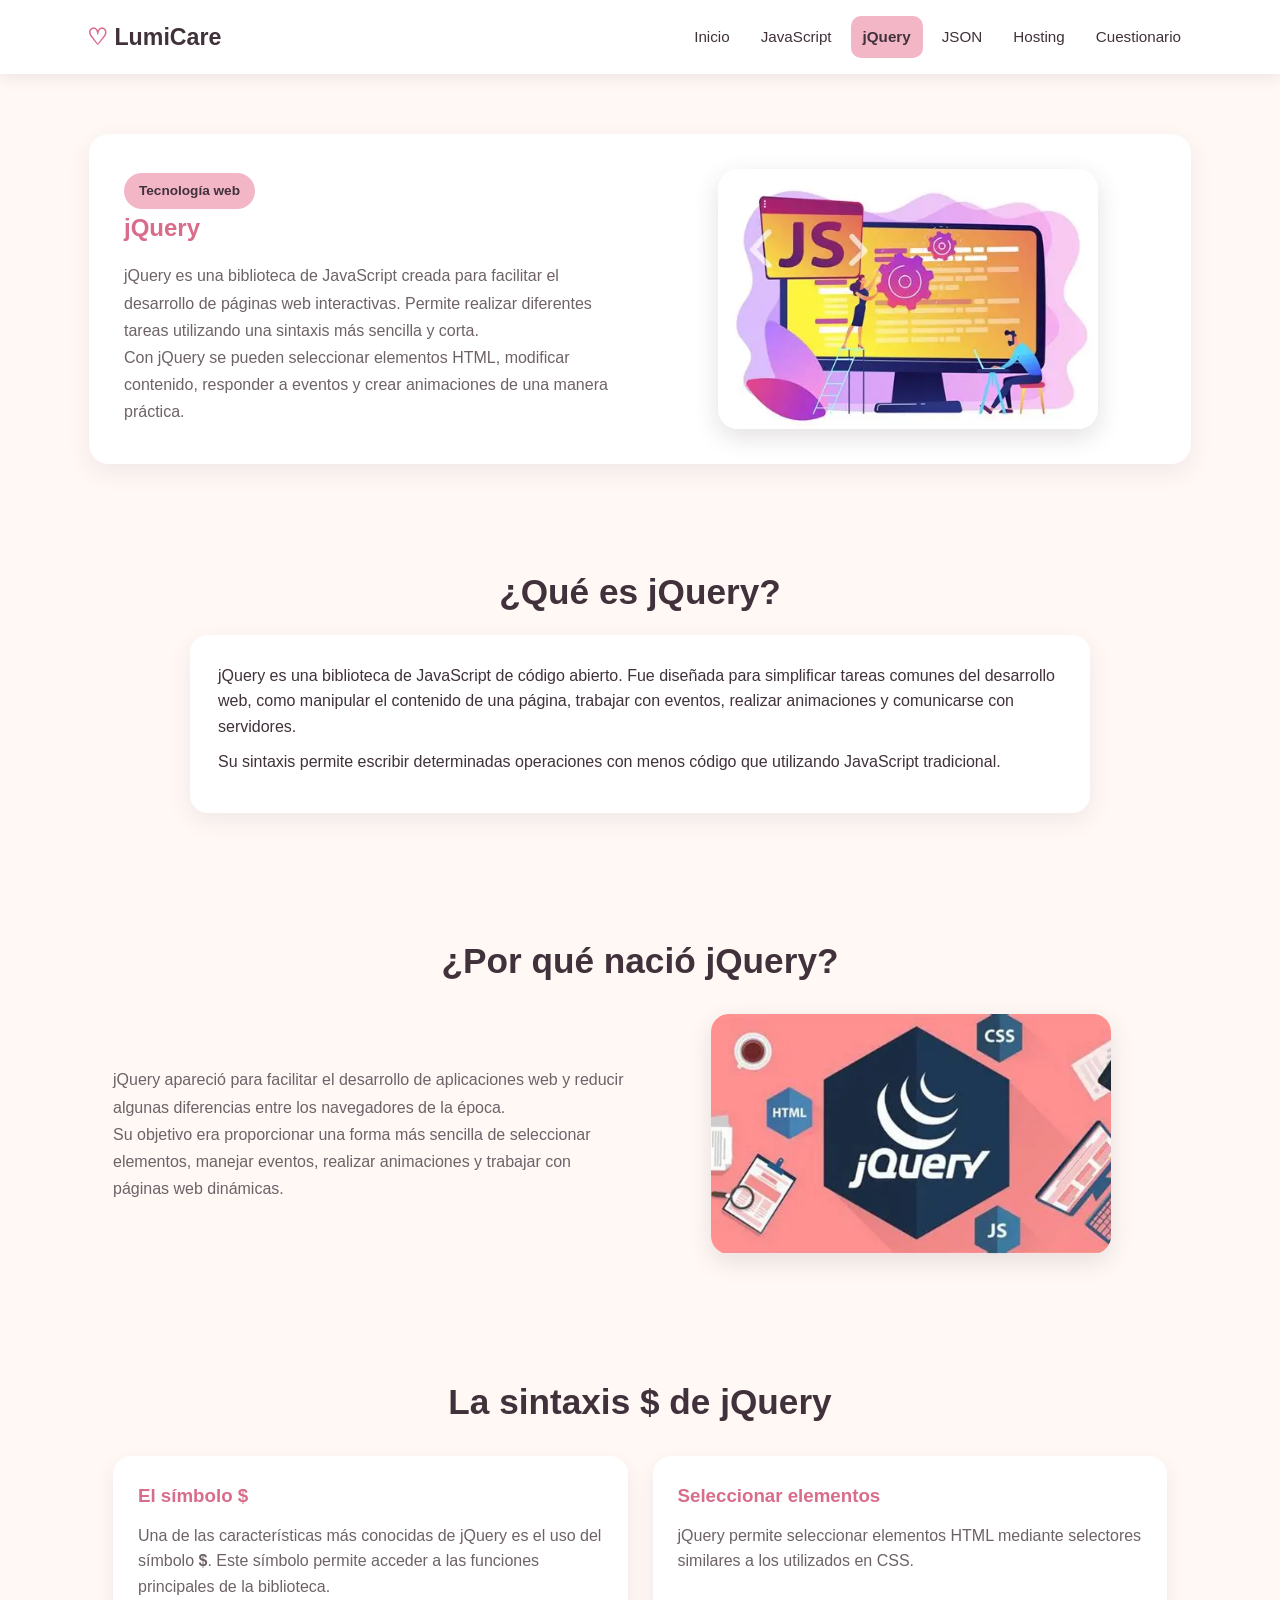
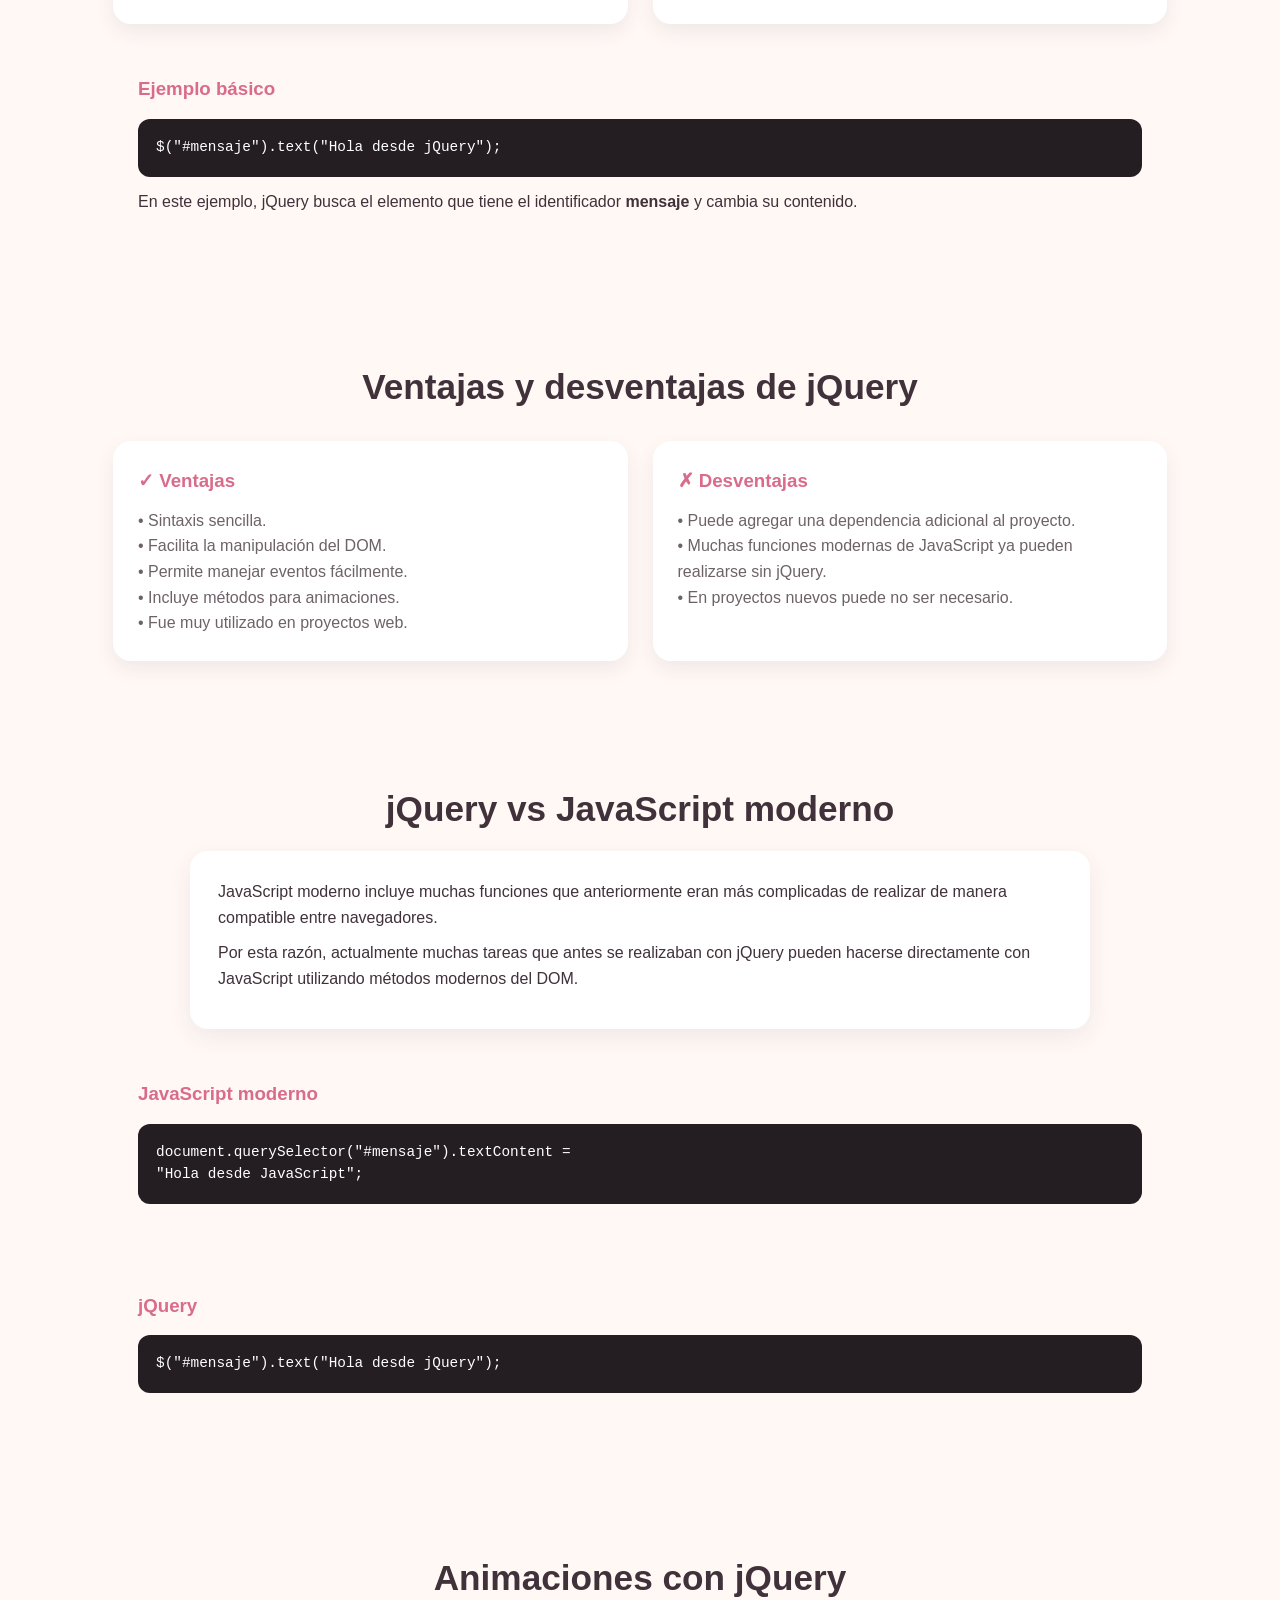
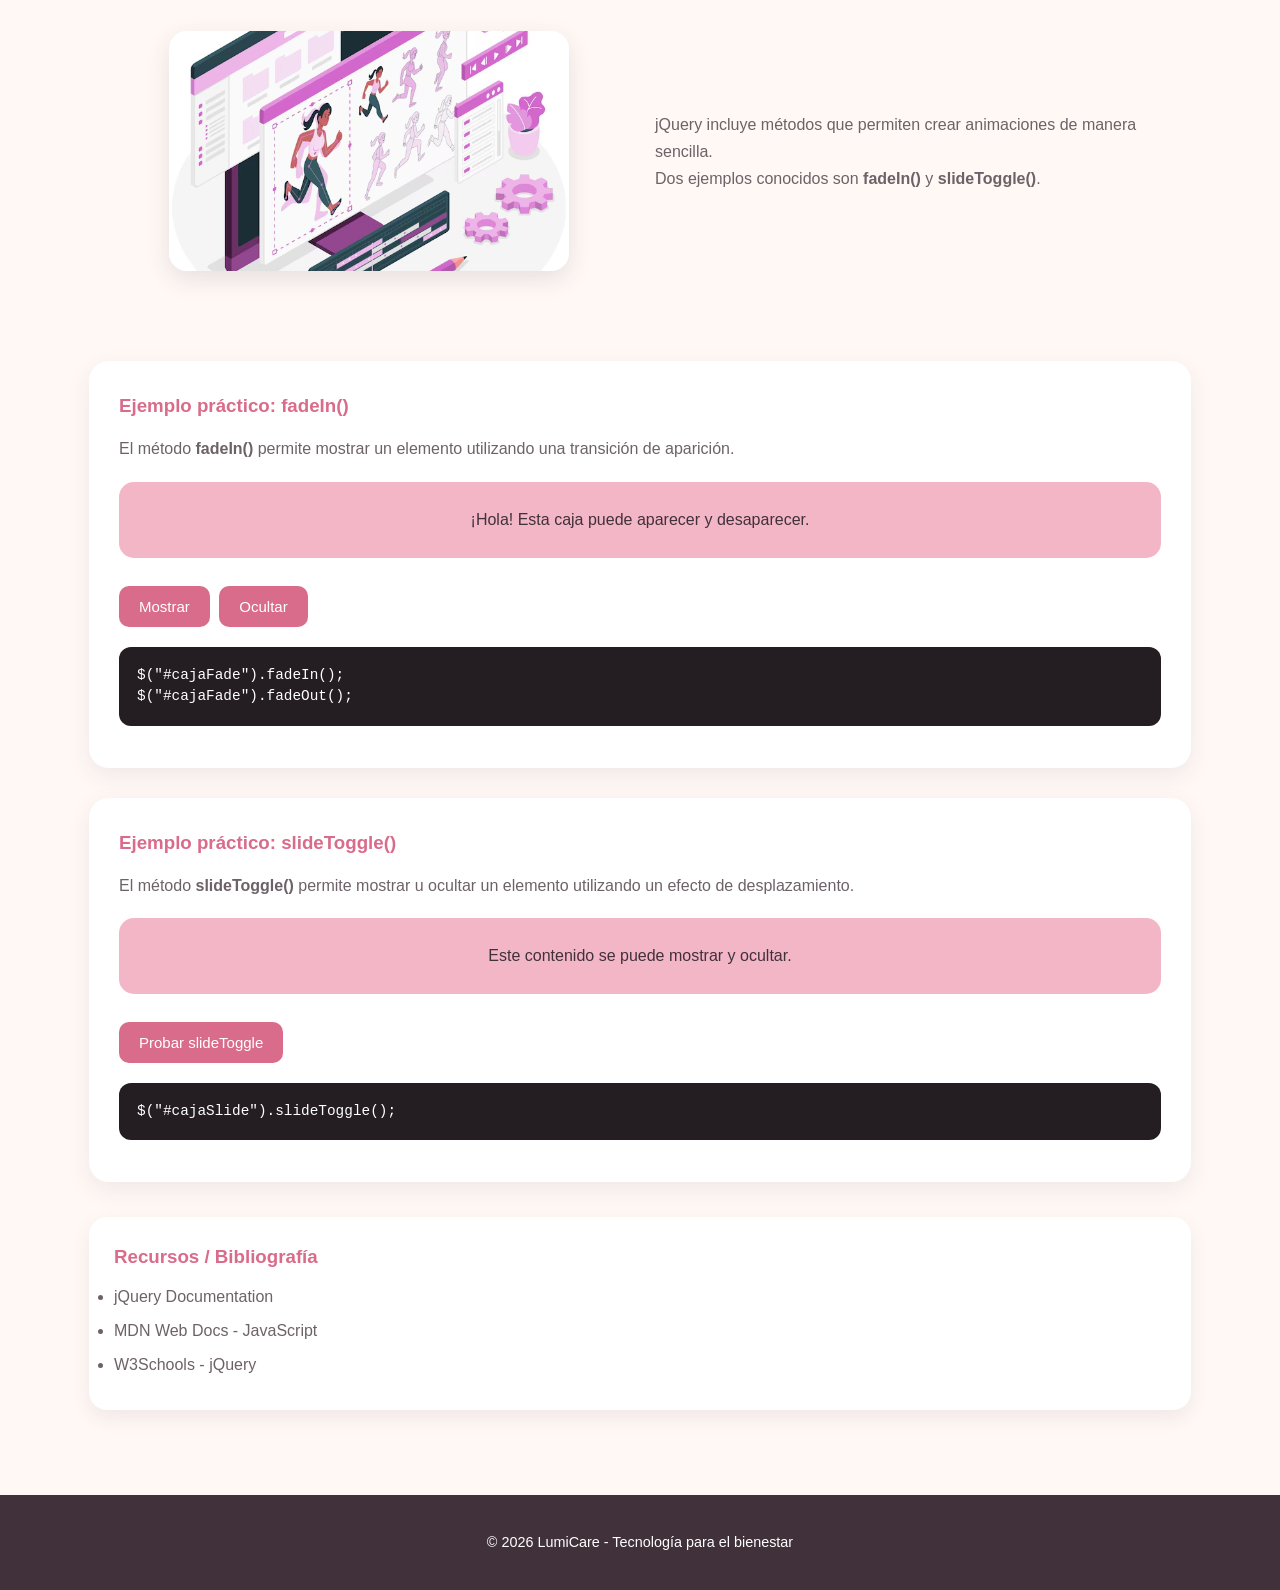
<file: jquery.html>
<!DOCTYPE html>
<html lang="es">
<head>
    <meta charset="UTF-8">
    <meta name="viewport" content="width=device-width, initial-scale=1.0">

    <title>jQuery | LumiCare</title>

    <link rel="stylesheet" href="./estilos.css">

    <style>
        /* PRESENTACIÓN DE JQUERY */
        .jquery-presentacion {
            display: grid;
            grid-template-columns: 1fr 1fr;
            gap: 40px;
            align-items: center;
            background: #FFFFFF;
            padding: 35px;
            border-radius: 20px;
            box-shadow: 0 8px 25px rgba(64, 49, 58, 0.08);
            margin-bottom: 40px;
        }

        .jquery-presentacion-texto h1 {
            color: #D96C8A;
            margin-bottom: 15px;
        }

        .jquery-presentacion-texto p {
            color: #6D6268;
            line-height: 1.7;
        }

        .jquery-presentacion-imagen {
            display: flex;
            justify-content: center;
            align-items: center;
        }

        .jquery-presentacion-imagen img {
            width: 100%;
            max-width: 380px;
            height: 260px;
            object-fit: cover;
            border-radius: 20px;
            display: block;
            box-shadow: 0 8px 25px rgba(64, 49, 58, 0.15);
        }

        /* ESPACIOS PARA IMÁGENES */
        .imagen-seccion {
            display: grid;
            grid-template-columns: 1fr 1fr;
            gap: 30px;
            align-items: center;
            margin-top: 25px;
        }

        .imagen-seccion img {
            width: 100%;
            max-width: 400px;
            height: 240px;
            object-fit: cover;
            border-radius: 18px;
            display: block;
            margin: auto;
            box-shadow: 0 8px 25px rgba(64, 49, 58, 0.12);
        }

        .imagen-seccion-texto {
            color: #6D6268;
            line-height: 1.7;
        }

        /* TARJETAS DE VENTAJAS */
        .jquery-cards {
            display: grid;
            grid-template-columns: 1fr 1fr;
            gap: 25px;
            margin-top: 25px;
        }

        .jquery-card {
            background: #FFFFFF;
            padding: 25px;
            border-radius: 18px;
            box-shadow: 0 8px 20px rgba(64, 49, 58, 0.08);
        }

        .jquery-card h3 {
            color: #D96C8A;
            margin-bottom: 12px;
        }

        .jquery-card p {
            color: #6D6268;
            line-height: 1.6;
        }

        /* CÓDIGO */
        .codigo-box {
            background: #FFF8F5;
            padding: 25px;
            border-radius: 18px;
            margin-top: 25px;
        }

        .codigo-box h3 {
            color: #D96C8A;
            margin-bottom: 15px;
        }

        /* DEMOSTRACIONES */
        .demo-jquery {
            background: #FFFFFF;
            padding: 30px;
            border-radius: 20px;
            box-shadow: 0 8px 25px rgba(64, 49, 58, 0.08);
            margin-top: 30px;
        }

        .demo-jquery h3 {
            color: #D96C8A;
            margin-bottom: 15px;
        }

        .demo-jquery p {
            color: #6D6268;
            line-height: 1.6;
        }

        .demo-button {
            background: #D96C8A;
            color: white;
            border: none;
            padding: 12px 20px;
            border-radius: 10px;
            cursor: pointer;
            margin: 8px 5px 8px 0;
            font-size: 15px;
        }

        .demo-button:hover {
            opacity: 0.85;
        }

        .caja-demo {
            background: #F3B6C6;
            color: #40313A;
            padding: 25px;
            border-radius: 15px;
            margin: 20px 0;
            text-align: center;
        }

        /* RECURSOS */
        .recursos-jquery {
            background: #FFFFFF;
            padding: 25px;
            border-radius: 18px;
            box-shadow: 0 8px 20px rgba(64, 49, 58, 0.08);
            margin-top: 35px;
        }

        .recursos-jquery h3 {
            color: #D96C8A;
            margin-bottom: 12px;
        }

        .recursos-jquery li {
            margin-bottom: 8px;
            color: #6D6268;
        }

        /* RESPONSIVE */
        @media (max-width: 800px) {
            .jquery-presentacion,
            .imagen-seccion,
            .jquery-cards {
                grid-template-columns: 1fr;
            }

            .jquery-presentacion-imagen {
                order: -1;
            }

            .jquery-presentacion-imagen img {
                max-width: 350px;
            }
        }
    </style>
</head>

<body>

    <!-- NAVEGACIÓN -->
    <header>
        <nav class="navbar">

            <a class="brand" href="index.html">
                <span>♡</span> LumiCare
            </a>

            <div class="nav-links">
                <a href="index.html">Inicio</a>
                <a href="javascript.html">JavaScript</a>
                <a class="active" href="jquery.html">jQuery</a>
                <a href="json.html">JSON</a>
                <a href="hosting.html">Hosting</a>
                <a href="cuestionario.html">Cuestionario</a>
            </div>

        </nav>
    </header>


    <!-- CONTENIDO PRINCIPAL -->
    <main class="section">

        <!-- TÍTULO + IMAGEN A LA DERECHA -->
        <section class="jquery-presentacion">

            <div class="jquery-presentacion-texto">

                <span class="badge">Tecnología web</span>

                <h1>jQuery</h1>

                <p>
                    jQuery es una biblioteca de JavaScript creada para
                    facilitar el desarrollo de páginas web interactivas.
                    Permite realizar diferentes tareas utilizando una
                    sintaxis más sencilla y corta.
                </p>

                <p>
                    Con jQuery se pueden seleccionar elementos HTML,
                    modificar contenido, responder a eventos y crear
                    animaciones de una manera práctica.
                </p>

            </div>

            <!-- IMAGEN PRINCIPAL A LA DERECHA -->
            <div class="jquery-presentacion-imagen">

                <img
                    src="imagenes/jQuery tema.webp"
                    alt="Ilustración relacionada con jQuery"
                >

            </div>

        </section>


        <!-- ¿QUÉ ES JQUERY? -->
        <section class="section">

            <h2>¿Qué es jQuery?</h2>

            <div class="information">

                <p>
                    jQuery es una biblioteca de JavaScript de código
                    abierto. Fue diseñada para simplificar tareas
                    comunes del desarrollo web, como manipular el
                    contenido de una página, trabajar con eventos,
                    realizar animaciones y comunicarse con servidores.
                </p>

                <p>
                    Su sintaxis permite escribir determinadas operaciones
                    con menos código que utilizando JavaScript tradicional.
                </p>

            </div>

        </section>


        <!-- ¿POR QUÉ FUE CREADO? -->
        <section class="section">

            <h2>¿Por qué nació jQuery?</h2>

            <div class="imagen-seccion">

                <div class="imagen-seccion-texto ">

                    <p>
                        jQuery apareció para facilitar el desarrollo
                        de aplicaciones web y reducir algunas diferencias
                        entre los navegadores de la época.
                    </p>

                    <p>
                        Su objetivo era proporcionar una forma más sencilla
                        de seleccionar elementos, manejar eventos,
                        realizar animaciones y trabajar con páginas web
                        dinámicas.
                    </p>

                </div>

                <!-- SEGUNDA IMAGEN -->
                <div>
                    <img
                        src="imagenes/pregunta donde nacio"
                        alt="Código relacionado con jQuery"
                    >
                </div>

            </div>

        </section>


        <!-- SINTAXIS $ -->
        <section class="section">

            <h2>La sintaxis $ de jQuery</h2>

            <div class="jquery-cards">

                <div class="jquery-card">

                    <h3>El símbolo $</h3>

                    <p>
                        Una de las características más conocidas de jQuery
                        es el uso del símbolo <strong>$</strong>.
                        Este símbolo permite acceder a las funciones
                        principales de la biblioteca.
                    </p>

                </div>

                <div class="jquery-card">

                    <h3>Seleccionar elementos</h3>

                    <p>
                        jQuery permite seleccionar elementos HTML mediante
                        selectores similares a los utilizados en CSS.
                    </p>

                </div>

            </div>

            <div class="codigo-box">

                <h3>Ejemplo básico</h3>

                <pre><code>$("#mensaje").text("Hola desde jQuery");</code></pre>

                <p>
                    En este ejemplo, jQuery busca el elemento que tiene
                    el identificador <strong>mensaje</strong> y cambia
                    su contenido.
                </p>

            </div>

        </section>


        <!-- VENTAJAS Y DESVENTAJAS -->
        <section class="section">

            <h2>Ventajas y desventajas de jQuery</h2>

            <div class="jquery-cards">

                <div class="jquery-card">

                    <h3>✓ Ventajas</h3>

                    <p>
                        • Sintaxis sencilla.<br>
                        • Facilita la manipulación del DOM.<br>
                        • Permite manejar eventos fácilmente.<br>
                        • Incluye métodos para animaciones.<br>
                        • Fue muy utilizado en proyectos web.
                    </p>

                </div>

                <div class="jquery-card">

                    <h3>✗ Desventajas</h3>

                    <p>
                        • Puede agregar una dependencia adicional
                        al proyecto.<br>
                        • Muchas funciones modernas de JavaScript
                        ya pueden realizarse sin jQuery.<br>
                        • En proyectos nuevos puede no ser necesario.
                    </p>

                </div>

            </div>

        </section>


        <!-- JQUERY VS JAVASCRIPT -->
        <section class="section">

            <h2>jQuery vs JavaScript moderno</h2>

            <div class="information">

                <p>
                    JavaScript moderno incluye muchas funciones que
                    anteriormente eran más complicadas de realizar
                    de manera compatible entre navegadores.
                </p>

                <p>
                    Por esta razón, actualmente muchas tareas que antes
                    se realizaban con jQuery pueden hacerse directamente
                    con JavaScript utilizando métodos modernos del DOM.
                </p>

            </div>

            <div class="codigo-box">

                <h3>JavaScript moderno</h3>

                <pre><code>document.querySelector("#mensaje").textContent =
"Hola desde JavaScript";</code></pre>

            </div>

            <div class="codigo-box">

                <h3>jQuery</h3>

                <pre><code>$("#mensaje").text("Hola desde jQuery");</code></pre>

            </div>

        </section>


        <!-- ANIMACIONES -->
        <section class="section">

            <h2>Animaciones con jQuery</h2>

            <div class="imagen-seccion">

                <!-- TERCERA IMAGEN -->
                <div>
                    <img
                        src="imagenes/animacion.avif"
                        alt="Animaciones con jQuery"
                    >
                </div>

                <div class="imagen-seccion-texto">

                    <p>
                        jQuery incluye métodos que permiten crear
                        animaciones de manera sencilla.
                    </p>

                    <p>
                        Dos ejemplos conocidos son
                        <strong>fadeIn()</strong> y
                        <strong>slideToggle()</strong>.
                    </p>

                </div>

            </div>

        </section>


        <!-- EJEMPLO FADEIN -->
        <section class="demo-jquery">

            <h3>Ejemplo práctico: fadeIn()</h3>

            <p>
                El método <strong>fadeIn()</strong> permite mostrar
                un elemento utilizando una transición de aparición.
            </p>

            <div id="cajaFade" class="caja-demo">
                ¡Hola! Esta caja puede aparecer y desaparecer.
            </div>

            <button class="demo-button" onclick="mostrarCaja()">
                Mostrar
            </button>

            <button class="demo-button" onclick="ocultarCaja()">
                Ocultar
            </button>

            <pre><code>$("#cajaFade").fadeIn();
$("#cajaFade").fadeOut();</code></pre>

        </section>


        <!-- EJEMPLO SLIDETOGGLE -->
        <section class="demo-jquery">

            <h3>Ejemplo práctico: slideToggle()</h3>

            <p>
                El método <strong>slideToggle()</strong> permite mostrar
                u ocultar un elemento utilizando un efecto de desplazamiento.
            </p>

            <div id="cajaSlide" class="caja-demo">
                Este contenido se puede mostrar y ocultar.
            </div>

            <button class="demo-button" onclick="alternarCaja()">
                Probar slideToggle
            </button>

            <pre><code>$("#cajaSlide").slideToggle();</code></pre>

        </section>


        <!-- RECURSOS -->
        <section class="recursos-jquery">

            <h3>Recursos / Bibliografía</h3>

            <ul>
                <li>jQuery Documentation</li>
                <li>MDN Web Docs - JavaScript</li>
                <li>W3Schools - jQuery</li>
            </ul>

        </section>

    </main>


    <!-- PIE DE PÁGINA -->
    <footer>
        <p>© 2026 LumiCare - Tecnología para el bienestar</p>
    </footer>


    <!-- JQUERY -->
    <script src="https://code.jquery.com/jquery-3.7.1.min.js"></script>


    <!-- EJEMPLOS -->
    <script>

        function mostrarCaja() {
            $("#cajaFade").fadeIn(600);
        }

        function ocultarCaja() {
            $("#cajaFade").fadeOut(600);
        }

        function alternarCaja() {
            $("#cajaSlide").slideToggle(600);
        }

    </script>

</body>
</html>
</file>
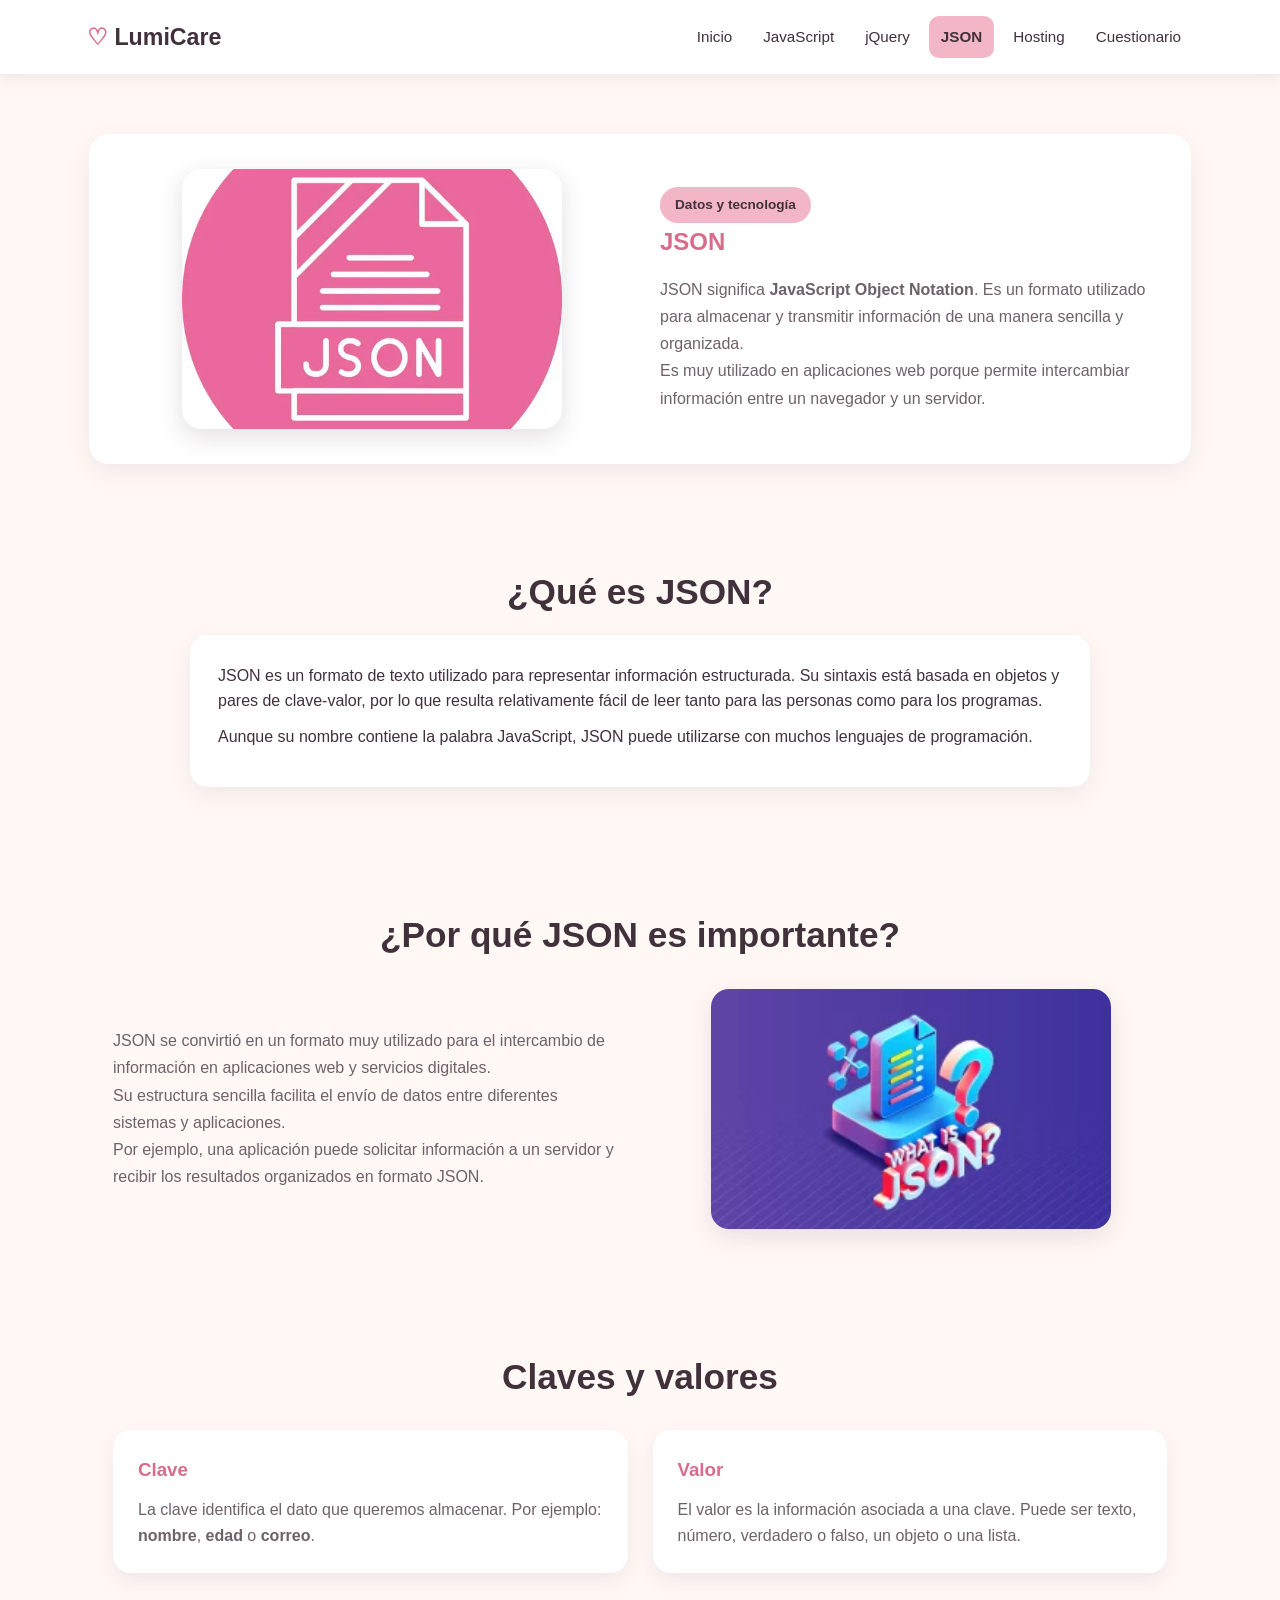
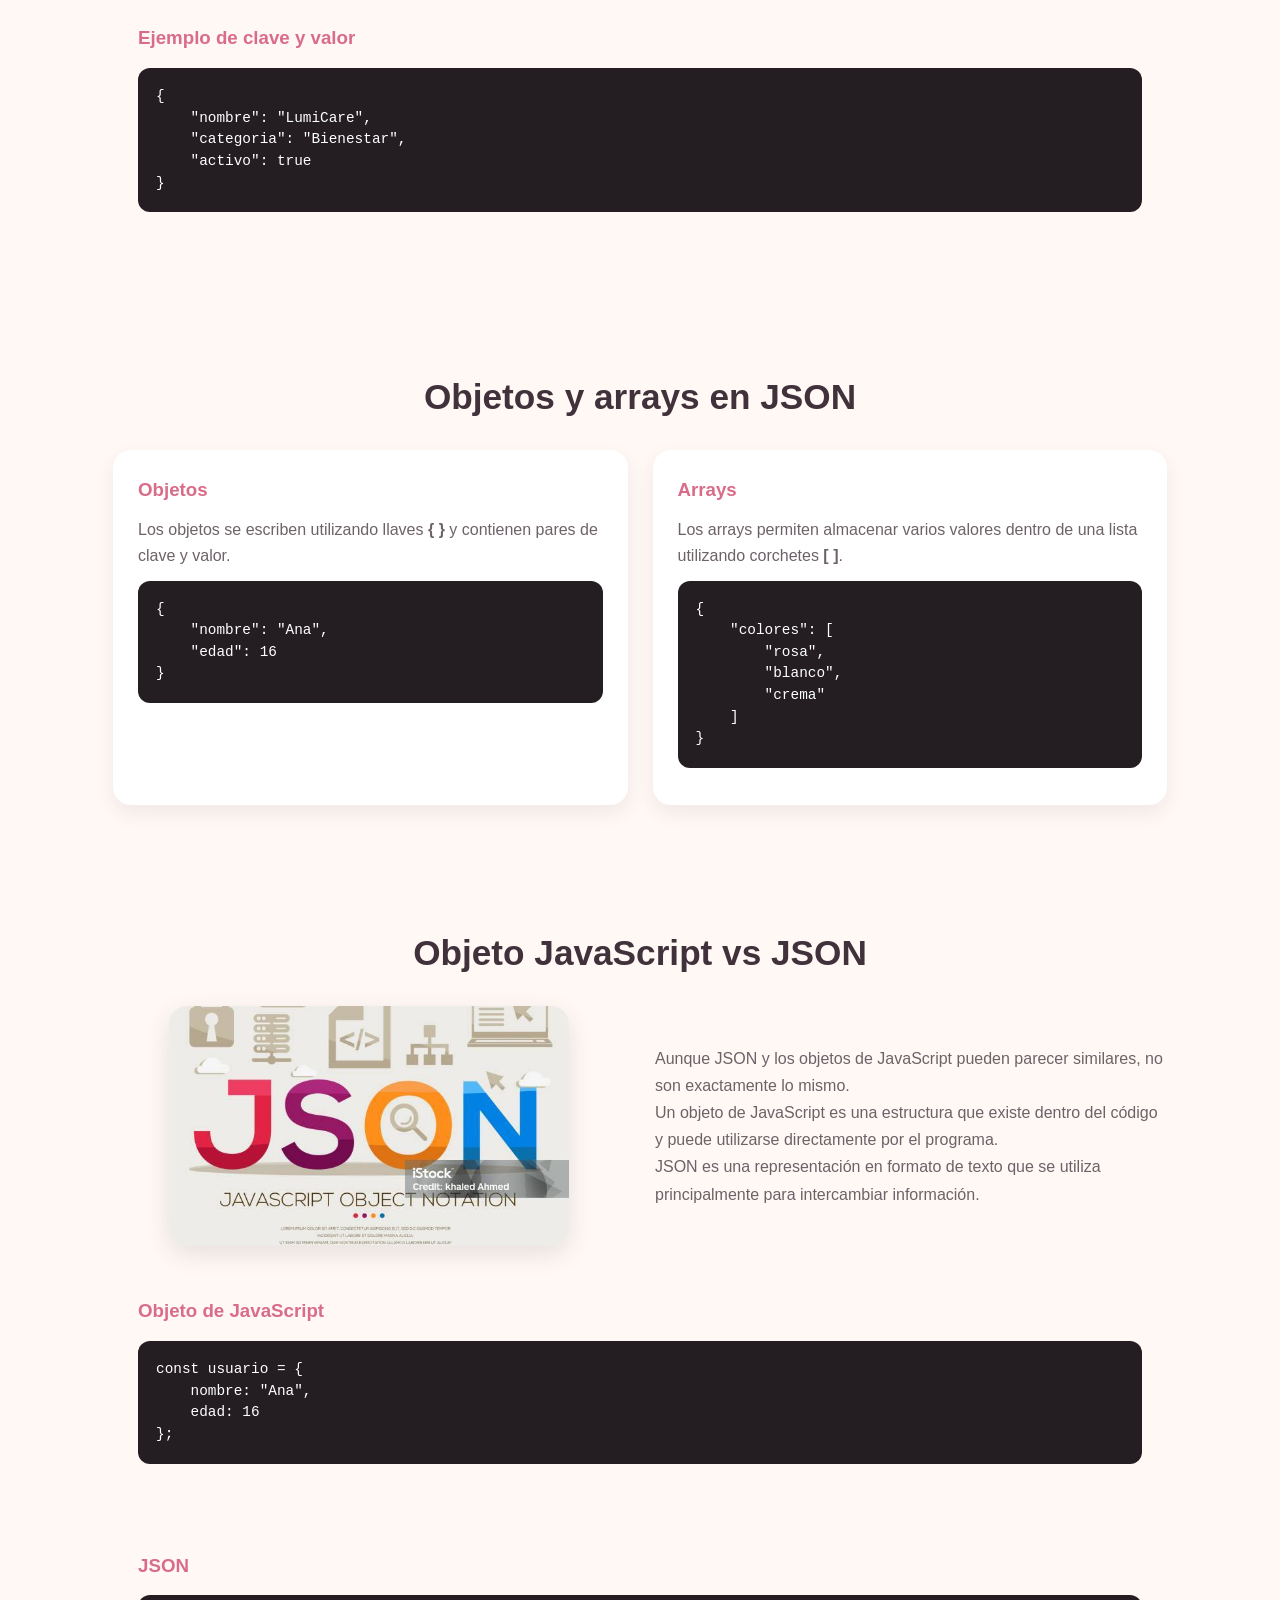
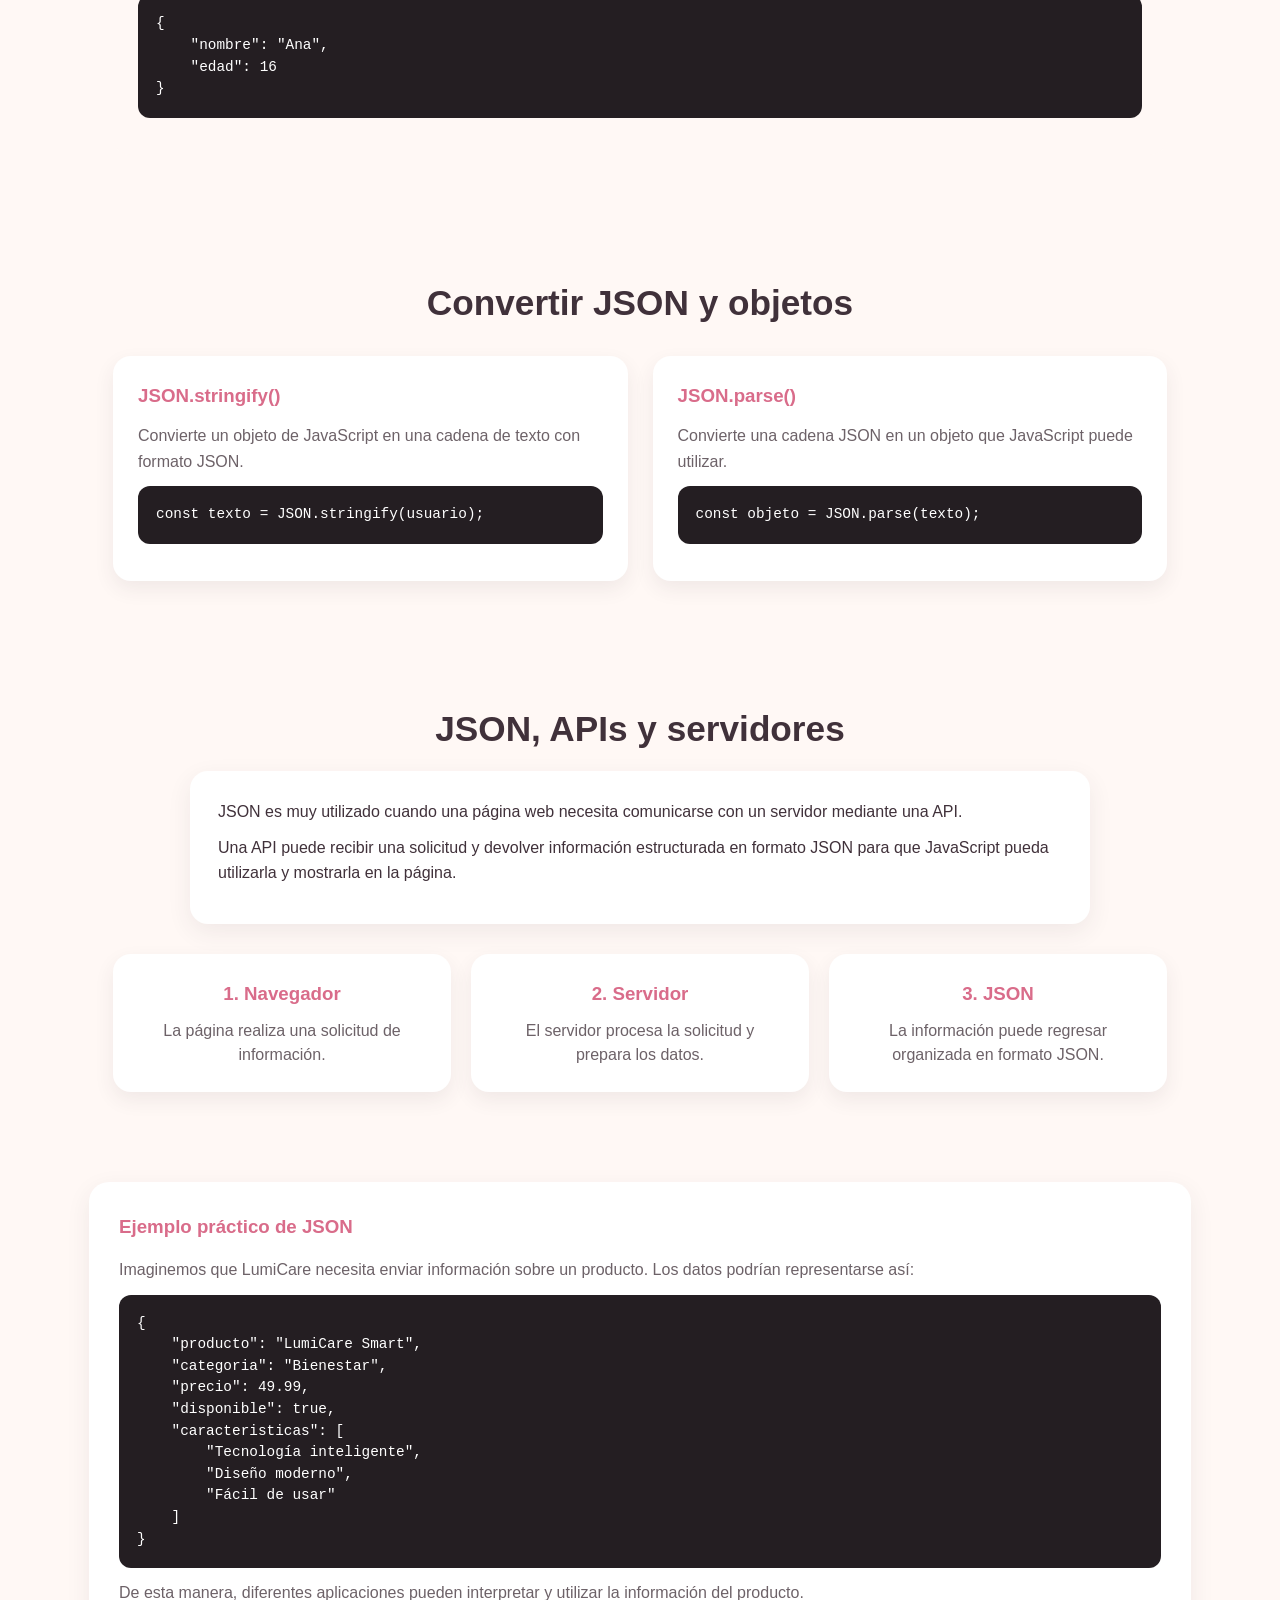
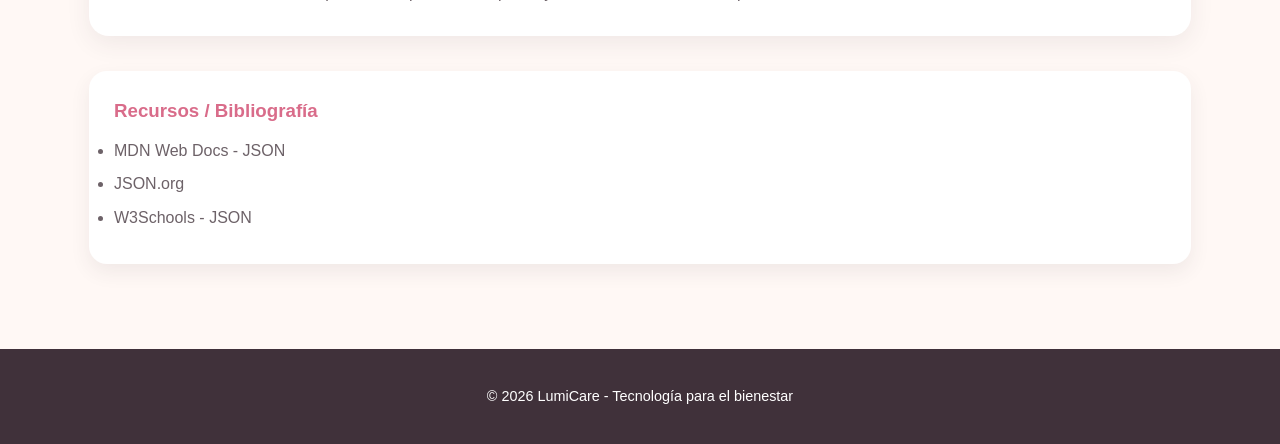
<file: json.html>
<!DOCTYPE html>
<html lang="es">
<head>
    <meta charset="UTF-8">
    <meta name="viewport" content="width=device-width, initial-scale=1.0">

    <title>JSON | LumiCare</title>

    <link rel="stylesheet" href="./estilos.css">

    <style>
        /* PRESENTACIÓN DE JSON */
        .json-presentacion {
            display: grid;
            grid-template-columns: 1fr 1fr;
            gap: 40px;
            align-items: center;
            background: #FFFFFF;
            padding: 35px;
            border-radius: 20px;
            box-shadow: 0 8px 25px rgba(64, 49, 58, 0.08);
            margin-bottom: 40px;
        }

        .json-presentacion-texto h1 {
            color: #D96C8A;
            margin-bottom: 15px;
        }

        .json-presentacion-texto p {
            color: #6D6268;
            line-height: 1.7;
        }

        .json-presentacion-imagen {
            display: flex;
            justify-content: center;
            align-items: center;
        }

        .json-presentacion-imagen img {
            width: 100%;
            max-width: 380px;
            height: 260px;
            object-fit: cover;
            border-radius: 20px;
            display: block;
            box-shadow: 0 8px 25px rgba(64, 49, 58, 0.15);
        }

        /* SECCIONES CON IMAGEN */
        .imagen-seccion {
            display: grid;
            grid-template-columns: 1fr 1fr;
            gap: 30px;
            align-items: center;
            margin-top: 25px;
        }

        .imagen-seccion img {
            width: 100%;
            max-width: 400px;
            height: 240px;
            object-fit: cover;
            border-radius: 18px;
            display: block;
            margin: auto;
            box-shadow: 0 8px 25px rgba(64, 49, 58, 0.12);
        }

        .imagen-seccion-texto {
            color: #6D6268;
            line-height: 1.7;
        }

        /* TARJETAS */
        .json-cards {
            display: grid;
            grid-template-columns: 1fr 1fr;
            gap: 25px;
            margin-top: 25px;
        }

        .json-card {
            background: #FFFFFF;
            padding: 25px;
            border-radius: 18px;
            box-shadow: 0 8px 20px rgba(64, 49, 58, 0.08);
        }

        .json-card h3 {
            color: #D96C8A;
            margin-bottom: 12px;
        }

        .json-card p {
            color: #6D6268;
            line-height: 1.6;
        }

        /* CÓDIGO */
        .codigo-box {
            background: #FFF8F5;
            padding: 25px;
            border-radius: 18px;
            margin-top: 25px;
        }

        .codigo-box h3 {
            color: #D96C8A;
            margin-bottom: 15px;
        }

        .codigo-box p {
            color: #6D6268;
            line-height: 1.6;
        }

        /* EJEMPLO */
        .ejemplo-json {
            background: #FFFFFF;
            padding: 30px;
            border-radius: 20px;
            box-shadow: 0 8px 25px rgba(64, 49, 58, 0.08);
            margin-top: 30px;
        }

        .ejemplo-json h3 {
            color: #D96C8A;
            margin-bottom: 15px;
        }

        .ejemplo-json p {
            color: #6D6268;
            line-height: 1.6;
        }

        /* FLUJO API */
        .flujo-api {
            display: grid;
            grid-template-columns: repeat(3, 1fr);
            gap: 20px;
            margin-top: 30px;
        }

        .flujo-card {
            background: #FFFFFF;
            padding: 25px;
            text-align: center;
            border-radius: 18px;
            box-shadow: 0 8px 20px rgba(64, 49, 58, 0.08);
        }

        .flujo-card h3 {
            color: #D96C8A;
            margin-bottom: 10px;
        }

        .flujo-card p {
            color: #6D6268;
            line-height: 1.5;
        }

        /* RECURSOS */
        .recursos-json {
            background: #FFFFFF;
            padding: 25px;
            border-radius: 18px;
            box-shadow: 0 8px 20px rgba(64, 49, 58, 0.08);
            margin-top: 35px;
        }

        .recursos-json h3 {
            color: #D96C8A;
            margin-bottom: 12px;
        }

        .recursos-json li {
            margin-bottom: 8px;
            color: #6D6268;
        }

        /* RESPONSIVE */
        @media (max-width: 800px) {

            .json-presentacion,
            .imagen-seccion,
            .json-cards {
                grid-template-columns: 1fr;
            }

            .json-presentacion-imagen img {
                max-width: 350px;
            }

            .flujo-api {
                grid-template-columns: 1fr;
            }
        }
    </style>
</head>

<body>

    <!-- NAVEGACIÓN -->
    <header>
        <nav class="navbar">

            <a class="brand" href="index.html">
                <span>♡</span> LumiCare
            </a>

            <div class="nav-links">
                <a href="index.html">Inicio</a>
                <a href="javascript.html">JavaScript</a>
                <a href="jquery.html">jQuery</a>
                <a class="active" href="json.html">JSON</a>
                <a href="hosting.html">Hosting</a>
                <a href="cuestionario.html">Cuestionario</a>
            </div>

        </nav>
    </header>


    <!-- CONTENIDO PRINCIPAL -->
    <main class="section">

        <!-- TÍTULO + IMAGEN A LA IZQUIERDA -->
        <section class="json-presentacion">

            <!-- IMAGEN PRINCIPAL A LA IZQUIERDA -->
            <div class="json-presentacion-imagen">

                <img
                    src="imagenes/json.jpg"
                    alt="Ilustración relacionada con JSON"
                >

            </div>

            <!-- TEXTO A LA DERECHA -->
            <div class="json-presentacion-texto">

                <span class="badge">Datos y tecnología</span>

                <h1>JSON</h1>

                <p>
                    JSON significa <strong>JavaScript Object Notation</strong>.
                    Es un formato utilizado para almacenar y transmitir
                    información de una manera sencilla y organizada.
                </p>

                <p>
                    Es muy utilizado en aplicaciones web porque permite
                    intercambiar información entre un navegador y un servidor.
                </p>

            </div>

        </section>


        <!-- ¿QUÉ ES JSON? -->
        <section class="section">

            <h2>¿Qué es JSON?</h2>

            <div class="information">

                <p>
                    JSON es un formato de texto utilizado para representar
                    información estructurada. Su sintaxis está basada en
                    objetos y pares de clave-valor, por lo que resulta
                    relativamente fácil de leer tanto para las personas
                    como para los programas.
                </p>

                <p>
                    Aunque su nombre contiene la palabra JavaScript,
                    JSON puede utilizarse con muchos lenguajes de programación.
                </p>

            </div>

        </section>


        <!-- ¿POR QUÉ ES IMPORTANTE? -->
        <section class="section">

            <h2>¿Por qué JSON es importante?</h2>

            <div class="imagen-seccion">

                <div class="imagen-seccion-texto">

                    <p>
                        JSON se convirtió en un formato muy utilizado
                        para el intercambio de información en aplicaciones
                        web y servicios digitales.
                    </p>

                    <p>
                        Su estructura sencilla facilita el envío de datos
                        entre diferentes sistemas y aplicaciones.
                    </p>

                    <p>
                        Por ejemplo, una aplicación puede solicitar
                        información a un servidor y recibir los resultados
                        organizados en formato JSON.
                    </p>

                </div>

                <!-- SEGUNDA IMAGEN -->
                <div>
                    <img
                        src="imagenes/pregunta del por que es importante.webp"
                        alt="Código JSON"
                    >
                </div>

            </div>

        </section>


        <!-- CLAVE Y VALOR -->
        <section class="section">

            <h2>Claves y valores</h2>

            <div class="json-cards">

                <div class="json-card">

                    <h3>Clave</h3>

                    <p>
                        La clave identifica el dato que queremos almacenar.
                        Por ejemplo: <strong>nombre</strong>,
                        <strong>edad</strong> o <strong>correo</strong>.
                    </p>

                </div>

                <div class="json-card">

                    <h3>Valor</h3>

                    <p>
                        El valor es la información asociada a una clave.
                        Puede ser texto, número, verdadero o falso,
                        un objeto o una lista.
                    </p>

                </div>

            </div>

            <div class="codigo-box">

                <h3>Ejemplo de clave y valor</h3>

                <pre><code>{
    "nombre": "LumiCare",
    "categoria": "Bienestar",
    "activo": true
}</code></pre>

            </div>

        </section>


        <!-- OBJETOS Y ARRAYS -->
        <section class="section">

            <h2>Objetos y arrays en JSON</h2>

            <div class="json-cards">

                <div class="json-card">

                    <h3>Objetos</h3>

                    <p>
                        Los objetos se escriben utilizando llaves
                        <strong>{ }</strong> y contienen pares de
                        clave y valor.
                    </p>

                    <pre><code>{
    "nombre": "Ana",
    "edad": 16
}</code></pre>

                </div>

                <div class="json-card">

                    <h3>Arrays</h3>

                    <p>
                        Los arrays permiten almacenar varios valores
                        dentro de una lista utilizando corchetes
                        <strong>[ ]</strong>.
                    </p>

                    <pre><code>{
    "colores": [
        "rosa",
        "blanco",
        "crema"
    ]
}</code></pre>

                </div>

            </div>

        </section>


        <!-- JSON VS OBJETO JAVASCRIPT -->
        <section class="section">

            <h2>Objeto JavaScript vs JSON</h2>

            <div class="imagen-seccion">

                <!-- TERCERA IMAGEN -->
                <div>

                    <img
                        src="imagenes/objetivo de json.jpg"
                        alt="Comunicación de datos JSON y API"
                    >

                </div>

                <div class="imagen-seccion-texto">

                    <p>
                        Aunque JSON y los objetos de JavaScript pueden
                        parecer similares, no son exactamente lo mismo.
                    </p>

                    <p>
                        Un objeto de JavaScript es una estructura que
                        existe dentro del código y puede utilizarse
                        directamente por el programa.
                    </p>

                    <p>
                        JSON es una representación en formato de texto
                        que se utiliza principalmente para intercambiar
                        información.
                    </p>

                </div>

            </div>

            <div class="codigo-box">

                <h3>Objeto de JavaScript</h3>

                <pre><code>const usuario = {
    nombre: "Ana",
    edad: 16
};</code></pre>

            </div>

            <div class="codigo-box">

                <h3>JSON</h3>

                <pre><code>{
    "nombre": "Ana",
    "edad": 16
}</code></pre>

            </div>

        </section>


        <!-- CONVERSIÓN -->
        <section class="section">

            <h2>Convertir JSON y objetos</h2>

            <div class="json-cards">

                <div class="json-card">

                    <h3>JSON.stringify()</h3>

                    <p>
                        Convierte un objeto de JavaScript en una cadena
                        de texto con formato JSON.
                    </p>

                    <pre><code>const texto = JSON.stringify(usuario);</code></pre>

                </div>

                <div class="json-card">

                    <h3>JSON.parse()</h3>

                    <p>
                        Convierte una cadena JSON en un objeto que
                        JavaScript puede utilizar.
                    </p>

                    <pre><code>const objeto = JSON.parse(texto);</code></pre>

                </div>

            </div>

        </section>


        <!-- APIS Y SERVIDORES -->
        <section class="section">

            <h2>JSON, APIs y servidores</h2>

            <div class="information">

                <p>
                    JSON es muy utilizado cuando una página web necesita
                    comunicarse con un servidor mediante una API.
                </p>

                <p>
                    Una API puede recibir una solicitud y devolver
                    información estructurada en formato JSON para que
                    JavaScript pueda utilizarla y mostrarla en la página.
                </p>

            </div>


            <!-- FLUJO -->
            <div class="flujo-api">

                <div class="flujo-card">

                    <h3>1. Navegador</h3>

                    <p>
                        La página realiza una solicitud de información.
                    </p>

                </div>

                <div class="flujo-card">

                    <h3>2. Servidor</h3>

                    <p>
                        El servidor procesa la solicitud y prepara
                        los datos.
                    </p>

                </div>

                <div class="flujo-card">

                    <h3>3. JSON</h3>

                    <p>
                        La información puede regresar organizada
                        en formato JSON.
                    </p>

                </div>

            </div>

        </section>


        <!-- EJEMPLO PRÁCTICO -->
        <section class="ejemplo-json">

            <h3>Ejemplo práctico de JSON</h3>

            <p>
                Imaginemos que LumiCare necesita enviar información
                sobre un producto. Los datos podrían representarse así:
            </p>

            <pre><code>{
    "producto": "LumiCare Smart",
    "categoria": "Bienestar",
    "precio": 49.99,
    "disponible": true,
    "caracteristicas": [
        "Tecnología inteligente",
        "Diseño moderno",
        "Fácil de usar"
    ]
}</code></pre>

            <p>
                De esta manera, diferentes aplicaciones pueden interpretar
                y utilizar la información del producto.
            </p>

        </section>


        <!-- RECURSOS -->
        <section class="recursos-json">

            <h3>Recursos / Bibliografía</h3>

            <ul>
                <li>MDN Web Docs - JSON</li>
                <li>JSON.org</li>
                <li>W3Schools - JSON</li>
            </ul>

        </section>

    </main>


    <!-- PIE DE PÁGINA -->
    <footer>

        <p>
            © 2026 LumiCare - Tecnología para el bienestar
        </p>

    </footer>

</body>
</html>
</file>
<file: estilos.css>
/* =====================================================
   LUMICARE
   ESTILOS GENERALES DEL PROYECTO
   ===================================================== */


/* =====================================================
   1. CONFIGURACIÓN GENERAL
   ===================================================== */

* {
    margin: 0;
    padding: 0;
    box-sizing: border-box;
}

html {
    scroll-behavior: smooth;
}

body {
    font-family: Arial, Helvetica, sans-serif;
    background: #FFF8F5;
    color: #40313A;
    line-height: 1.6;
}


/* =====================================================
   2. BARRA DE NAVEGACIÓN
   ===================================================== */

header {
    background: #FFFFFF;

    position: sticky;
    top: 0;

    z-index: 1000;

    width: 100%;

    box-shadow: 0 3px 15px rgba(64, 49, 58, 0.10);
}

.navbar {
    max-width: 1150px;

    margin: 0 auto;

    padding: 16px 22px;

    display: flex;

    align-items: center;

    justify-content: space-between;

    gap: 20px;
}


/* LOGO / NOMBRE */

.brand {
    color: #40313A;

    text-decoration: none;

    font-size: 1.45rem;

    font-weight: bold;

    white-space: nowrap;
}

.brand span {
    color: #D96C8A;
}


/* ENLACES */

.nav-links {
    display: flex;

    align-items: center;

    justify-content: center;

    gap: 7px;

    flex-wrap: wrap;
}

.nav-links a {
    color: #40313A;

    text-decoration: none;

    padding: 9px 12px;

    border-radius: 10px;

    font-size: 0.95rem;

    transition: all 0.3s ease;
}

.nav-links a:hover {
    background: #F3B6C6;

    color: #40313A;

    transform: translateY(-1px);
}


/* PÁGINA ACTUAL */

.nav-links a.active {
    background: #F3B6C6;

    color: #40313A;

    font-weight: bold;
}


/* =====================================================
   3. CONTENEDOR PRINCIPAL
   ===================================================== */

main {
    max-width: 1150px;

    margin: 0 auto;

    width: 100%;
}


/* =====================================================
   4. PÁGINA DE INICIO - HERO
   ===================================================== */

.hero {
    min-height: 560px;

    display: grid;

    grid-template-columns: 1fr 1fr;

    align-items: center;

    gap: 45px;

    padding: 65px 24px;
}

.imagen-producto {
    width: 500px;
    height: 350px;
    object-fit: cover;
    border-radius: 20px;
    display: block;
    margin: 0 auto;
    box-shadow: 0 8px 25px rgba(64, 49, 58, 0.15);
}


/* TEXTO PRINCIPAL */

.hero-text {
    max-width: 600px;
}

.badge {
    display: inline-block;

    background: #F3B6C6;

    color: #40313A;

    padding: 7px 15px;

    border-radius: 30px;

    font-size: 0.85rem;

    font-weight: bold;
}

.hero h1 {
    font-size: clamp(2.5rem, 5vw, 4rem);

    line-height: 1.1;

    margin: 18px 0;
}

.hero h1 span {
    color: #D96C8A;
}

.hero p {
    color: #6D6268;

    font-size: 1.08rem;

    margin-bottom: 20px;
}


/* =====================================================
   5. BOTONES
   ===================================================== */

.btn {
    display: inline-block;

    background: #D96C8A;

    color: #FFFFFF;

    text-decoration: none;

    border: none;

    border-radius: 10px;

    padding: 11px 19px;

    font-weight: bold;

    cursor: pointer;

    transition: all 0.3s ease;
}

.btn:hover {
    background: #B95170;

    transform: translateY(-2px);

    box-shadow: 0 5px 15px rgba(217, 108, 138, 0.25);
}


/* =====================================================
   6. LOGO DE LUMICARE
   ===================================================== */

.logo-box {
    min-height: 340px;

    background: linear-gradient(
        135deg,
        #F3B6C6,
        #FFF8F5
    );

    border-radius: 28px;

    display: flex;

    flex-direction: column;

    justify-content: center;

    align-items: center;

    box-shadow: 0 10px 30px rgba(64, 49, 58, 0.10);
}

.logo {
    width: 125px;

    height: 125px;

    background: #D96C8A;

    color: #FFFFFF;

    border-radius: 50%;

    display: flex;

    align-items: center;

    justify-content: center;

    font-size: 5rem;

    box-shadow: 0 8px 20px rgba(217, 108, 138, 0.25);
}

.logo-box h2 {
    font-size: 2rem;

    margin-top: 12px;
}

.logo-box p {
    color: #6D6268;
}


/* =====================================================
   7. SECCIONES
   ===================================================== */

.section {
    padding: 60px 24px;
}

.section > h2 {
    text-align: center;

    font-size: 2.2rem;

    margin-bottom: 14px;
}

.section > h3 {
    margin-bottom: 12px;
}

.intro {
    text-align: center;

    max-width: 720px;

    margin: 0 auto 30px;

    color: #6D6268;
}


/* =====================================================
   8. TARJETAS
   ===================================================== */

.cards {
    display: grid;

    grid-template-columns: repeat(3, 1fr);

    gap: 20px;
}

.card {
    background: #FFFFFF;

    padding: 25px;

    border-radius: 18px;

    box-shadow: 0 8px 25px rgba(64, 49, 58, 0.08);

    transition: all 0.3s ease;
}

.card:hover {
    transform: translateY(-4px);

    box-shadow: 0 12px 30px rgba(64, 49, 58, 0.13);
}

.card h2 {
    margin-bottom: 12px;
}

.card h3 {
    color: #D96C8A;

    margin-bottom: 9px;
}

.card p {
    margin-bottom: 8px;
}


/* =====================================================
   9. ICONOS
   ===================================================== */

.icon {
    font-size: 2rem;

    color: #D96C8A;

    margin-bottom: 8px;
}


/* =====================================================
   10. TARJETAS QUE FUNCIONAN COMO ENLACES
   ===================================================== */

.link-card {
    text-decoration: none;

    color: #40313A;

    display: block;
}

.link-card h3 {
    color: #D96C8A;
}


/* =====================================================
   11. CAJAS DE INFORMACIÓN
   ===================================================== */

.information {
    background: #FFFFFF;

    padding: 28px;

    border-radius: 18px;

    box-shadow: 0 8px 25px rgba(64, 49, 58, 0.08);

    max-width: 900px;

    margin: 0 auto;
}

.information h2 {
    margin-bottom: 15px;
}

.information h3 {
    color: #D96C8A;

    margin-top: 18px;

    margin-bottom: 8px;
}

.information p {
    margin-bottom: 10px;
}


/* =====================================================
   12. COLORES DE LA MARCA
   ===================================================== */

.colors {
    display: grid;

    grid-template-columns: repeat(4, 1fr);

    gap: 15px;

    margin-bottom: 28px;
}

.color {
    height: 115px;

    border-radius: 14px;

    padding: 15px;

    display: flex;

    flex-direction: column;

    justify-content: flex-end;

    box-shadow: 0 5px 15px rgba(0, 0, 0, 0.08);
}

.color strong {
    font-size: 1rem;
}

.color span {
    font-size: 0.9rem;
}


/* COLORES */

.rosa {
    background: #D96C8A;

    color: #FFFFFF;
}

.rosa-claro {
    background: #F3B6C6;

    color: #40313A;
}

.crema {
    background: #FFF8F5;

    color: #40313A;

    border: 1px solid #EADFE2;
}

.oscuro {
    background: #40313A;

    color: #FFFFFF;
}


/* =====================================================
   13. TÍTULOS DE LAS PÁGINAS
   ===================================================== */

.page-title {
    text-align: center;

    padding: 60px 24px 25px;
}

.page-title h1 {
    font-size: clamp(2.4rem, 5vw, 3.5rem);

    margin: 15px 0;
}

.page-title p {
    color: #6D6268;

    max-width: 760px;

    margin: 0 auto;
}


/* =====================================================
   14. DOS COLUMNAS
   ===================================================== */

.grid2 {
    display: grid;

    grid-template-columns: 1fr 1fr;

    gap: 20px;
}


/* =====================================================
   15. BLOQUES DE CÓDIGO
   ===================================================== */

pre {
    background: #241E22;

    color: #FFFFFF;

    padding: 18px;

    border-radius: 12px;

    overflow-x: auto;

    margin: 12px 0;

    font-family: "Courier New", monospace;

    font-size: 0.9rem;

    line-height: 1.5;
}

code {
    font-family: "Courier New", monospace;
}


/* =====================================================
   16. DEMOSTRACIONES INTERACTIVAS
   ===================================================== */

.demo {
    background: #FFF4F7;

    padding: 20px;

    border-radius: 12px;

    margin-top: 12px;
}

.demo h3 {
    color: #D96C8A;

    margin-bottom: 10px;
}


/* =====================================================
   17. TABLAS
   ===================================================== */

table {
    width: 100%;

    border-collapse: collapse;

    background: #FFFFFF;

    border-radius: 12px;

    overflow: hidden;

    box-shadow: 0 6px 20px rgba(64, 49, 58, 0.06);
}

th,
td {
    padding: 13px;

    border-bottom: 1px solid #EEEEEE;

    text-align: left;
}

th {
    background: #F3B6C6;

    color: #40313A;
}

tr:last-child td {
    border-bottom: none;
}


/* =====================================================
   18. DIAGRAMA / FLUJO
   ===================================================== */

.flow {
    display: flex;

    flex-wrap: wrap;

    justify-content: center;

    align-items: center;

    gap: 10px;

    margin: 25px 0;
}

.flow div {
    background: #F3B6C6;

    padding: 12px 16px;

    border-radius: 10px;

    font-weight: bold;

    text-align: center;
}

.arrow {
    font-size: 1.4rem;

    color: #D96C8A;

    font-weight: bold;
}


/* =====================================================
   19. CUESTIONARIO
   ===================================================== */

.quiz-card {
    max-width: 850px;

    margin: 0 auto;
}

.question {
    background: #FFFFFF;

    padding: 20px;

    border-radius: 15px;

    margin-bottom: 16px;

    box-shadow: 0 5px 18px rgba(64, 49, 58, 0.06);
}

.question h3 {
    margin-bottom: 12px;
}

.question label {
    display: block;

    background: #FFF4F7;

    padding: 9px 12px;

    border-radius: 8px;

    margin: 7px 0;

    cursor: pointer;

    transition: background 0.2s ease;
}

.question label:hover {
    background: #F3B6C6;
}

.question input {
    margin-right: 8px;
}

.resultado {
    font-size: 1.15rem;

    font-weight: bold;

    margin-top: 18px;

    padding: 15px;

    background: #F3B6C6;

    border-radius: 10px;
}


/* =====================================================
   20. PIE DE PÁGINA
   ===================================================== */

footer {
    background: #40313A;

    color: #FFFFFF;

    text-align: center;

    padding: 32px 20px;

    margin-top: 25px;
}

footer h3 {
    color: #F3B6C6;

    margin-bottom: 8px;

    font-size: 1.4rem;
}

footer p {
    margin: 4px 0;

    font-size: 0.9rem;
}


/* =====================================================
   21. ANIMACIONES
   ===================================================== */

@keyframes aparecer {
    from {
        opacity: 0;

        transform: translateY(15px);
    }

    to {
        opacity: 1;

        transform: translateY(0);
    }
}

.hero,
.page-title,
.section {
    animation: aparecer 0.5s ease;
}


/* =====================================================
   22. RESPONSIVE - TABLETS
   ===================================================== */

@media (max-width: 850px) {

    .hero {
        grid-template-columns: 1fr;

        text-align: center;
    }

    .hero-text {
        margin: 0 auto;
    }

    .cards {
        grid-template-columns: 1fr 1fr;
    }

    .colors {
        grid-template-columns: 1fr 1fr;
    }

    .grid2 {
        grid-template-columns: 1fr;
    }

    .navbar {
        flex-direction: column;

        padding: 15px;
    }

    .nav-links {
        justify-content: center;
    }
}


/* =====================================================
   23. RESPONSIVE - CELULARES
   ===================================================== */

@media (max-width: 550px) {

    .hero {
        padding: 45px 18px;
    }

    .hero h1 {
        font-size: 2.6rem;
    }

    .section {
        padding: 45px 18px;
    }

    .cards {
        grid-template-columns: 1fr;
    }

    .colors {
        grid-template-columns: 1fr;
    }

    .nav-links {
        display: grid;

        grid-template-columns: 1fr 1fr;

        width: 100%;
    }

    .nav-links a {
        text-align: center;

        width: 100%;
    }

    .logo-box {
        min-height: 280px;
    }

    .logo {
        width: 100px;

        height: 100px;

        font-size: 4rem;
    }

    table {
        font-size: 0.85rem;
    }

    th,
    td {
        padding: 9px;
    }

    pre {
        font-size: 0.78rem;
    }
}
</file>
